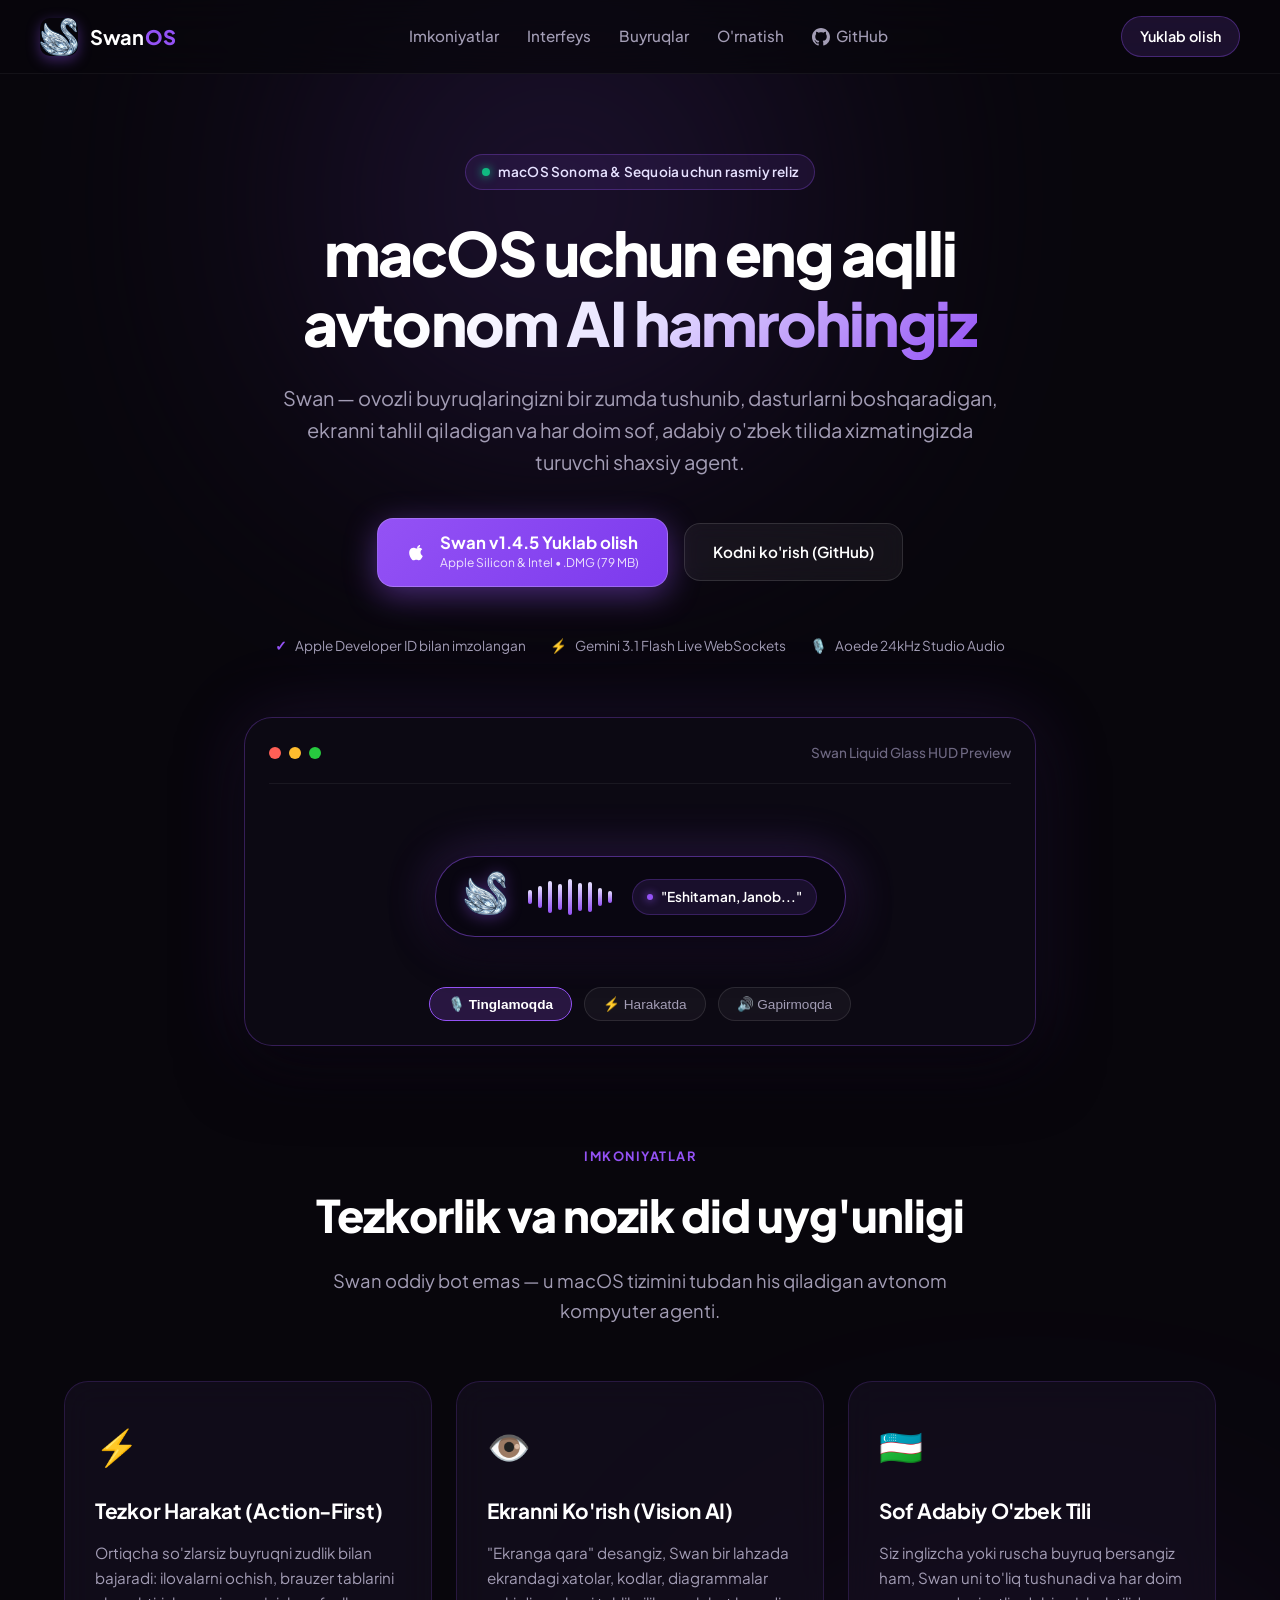
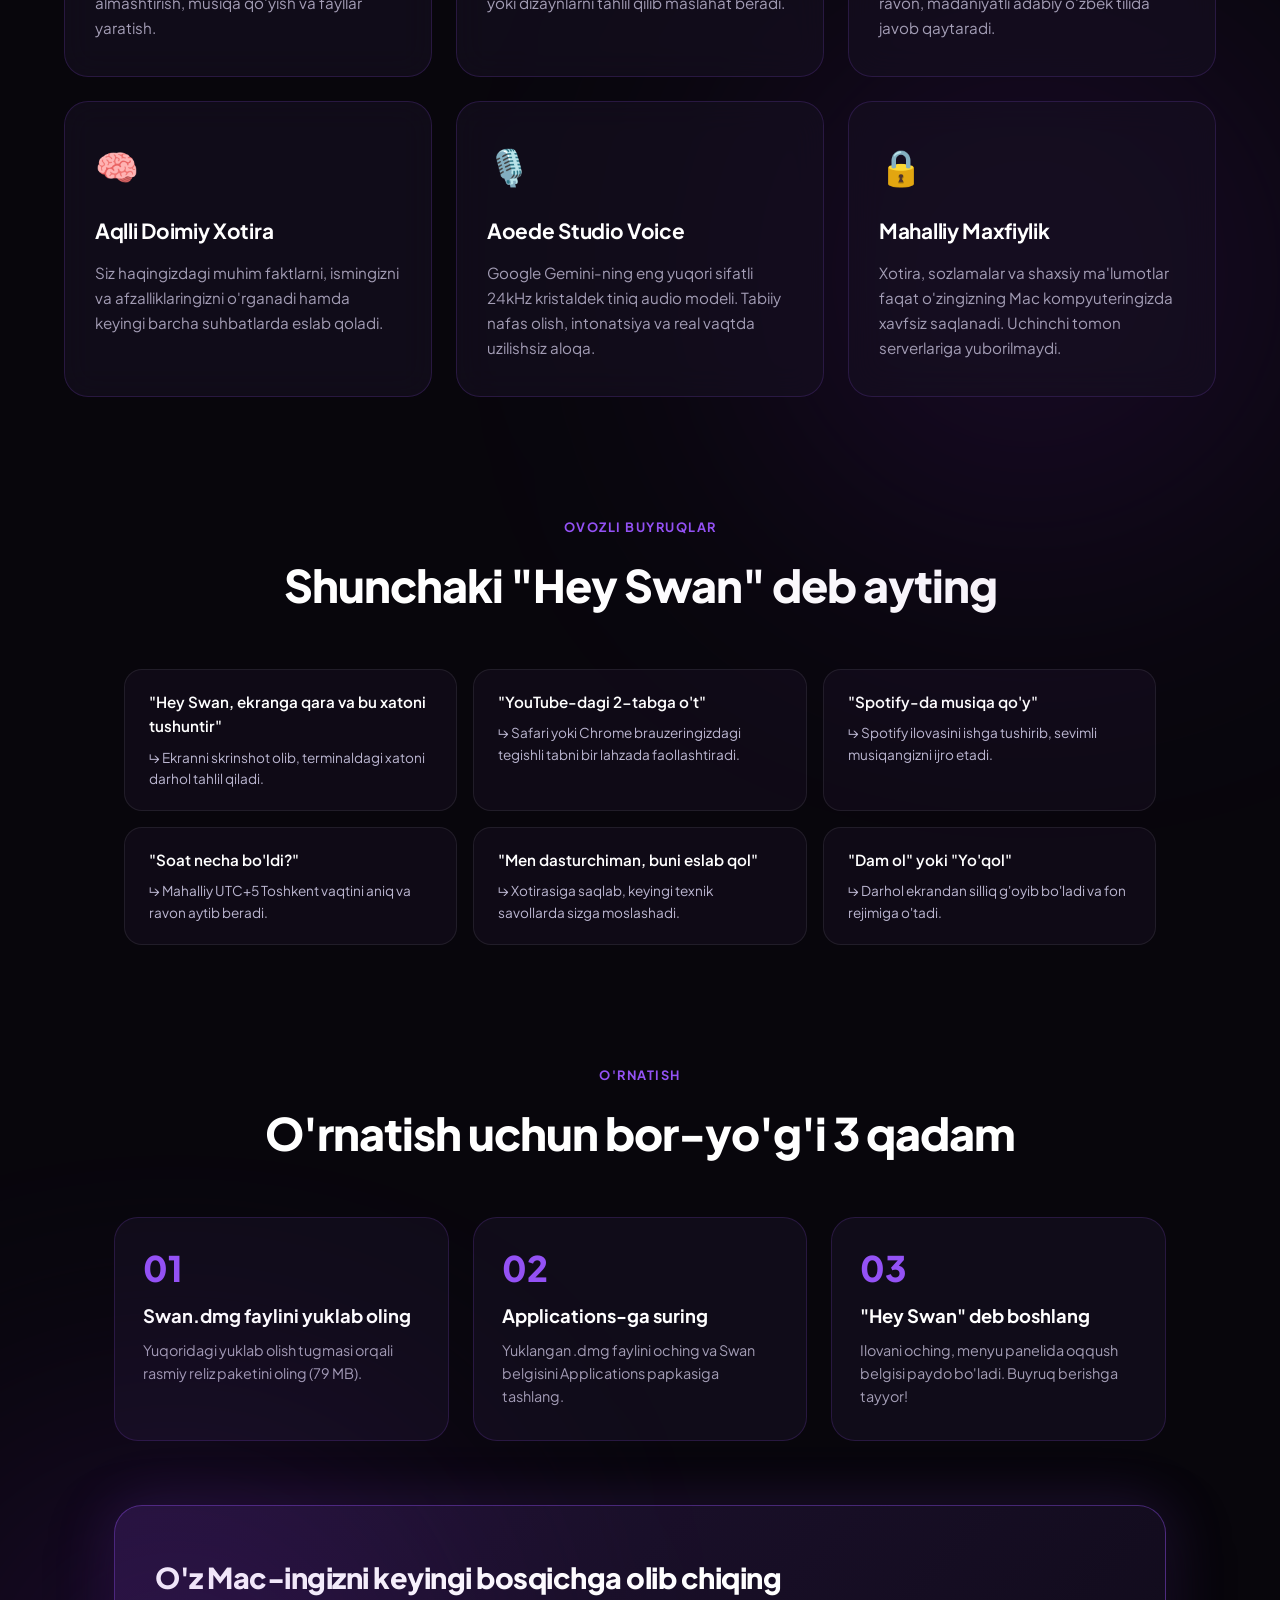
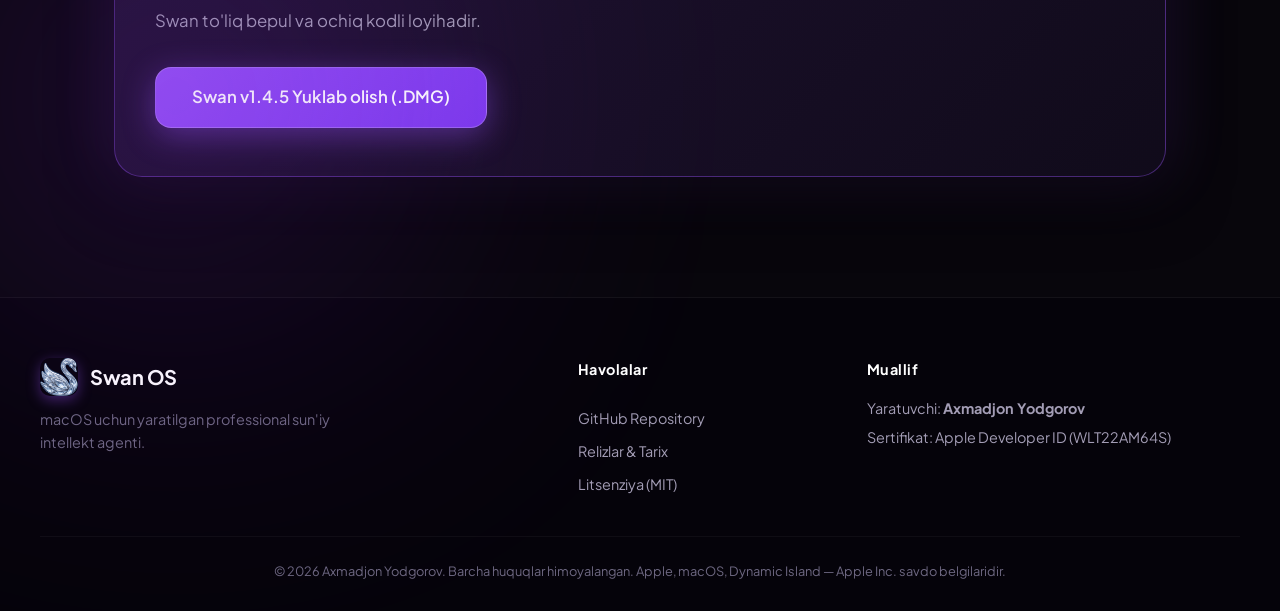
<file: docs/index.html>
<!DOCTYPE html>
<html lang="uz">
<head>
  <meta charset="UTF-8">
  <meta name="viewport" content="width=device-width, initial-scale=1.0">
  <title>Swan AI — macOS uchun avtonom intellektual agent</title>
  <meta name="description" content="macOS uchun maxsus yaratilgan, sof o'zbek tilida so'zlashuvchi avtonom sun'iy intellekt kompyuter agenti.">
  <link rel="icon" type="image/png" href="swan_logo.png">
  <link rel="stylesheet" href="style.css">
  <link rel="preconnect" href="https://fonts.googleapis.com">
  <link rel="preconnect" href="https://fonts.gstatic.com" crossorigin>
  <link href="https://fonts.googleapis.com/css2?family=Plus+Jakarta+Sans:wght@300;400;500;600;700;800&display=swap" rel="stylesheet">
</head>
<body>
  <!-- Ambient background glow -->
  <div class="ambient-glow glow-1"></div>
  <div class="ambient-glow glow-2"></div>
  <div class="ambient-glow glow-3"></div>

  <!-- Navigation -->
  <header class="nav-container">
    <nav class="navbar">
      <a href="#" class="brand">
        <img src="swan_logo.png" alt="Swan Logo" class="nav-logo">
        <span class="brand-text">Swan<span class="brand-accent">OS</span></span>
      </a>
      <div class="nav-links">
        <a href="#features">Imkoniyatlar</a>
        <a href="#demo">Interfeys</a>
        <a href="#commands">Buyruqlar</a>
        <a href="#install">O'rnatish</a>
        <a href="https://github.com/AxmadjonTeacher/AI-assistant" target="_blank" class="github-link">
          <svg class="gh-icon" viewBox="0 0 24 24" width="18" height="18" fill="currentColor">
            <path d="M12 0C5.37 0 0 5.37 0 12c0 5.31 3.435 9.795 8.205 11.385.6.105.825-.255.825-.57 0-.285-.015-1.23-.015-2.235-3.015.555-3.795-.735-4.035-1.41-.135-.345-.72-1.41-1.23-1.695-.42-.225-1.02-.78-.015-.795.945-.015 1.62.87 1.845 1.23 1.08 1.815 2.805 1.305 3.495.99.105-.78.42-1.305.765-1.605-2.67-.3-5.46-1.335-5.46-5.925 0-1.305.465-2.385 1.23-3.225-.12-.3-.54-1.53.12-3.18 0 0 1.005-.315 3.3 1.23.96-.27 1.98-.405 3-.405s2.04.135 3 .405c2.295-1.56 3.3-1.23 3.3-1.23.66 1.65.24 2.88.12 3.18.765.84 1.23 1.905 1.23 3.225 0 4.605-2.805 5.625-5.475 5.925.435.375.81 1.095.81 2.22 0 1.605-.015 2.895-.015 3.3 0 .315.225.69.825.57A12.02 12.02 0 0024 12c0-6.63-5.37-12-12-12z"/>
          </svg>
          GitHub
        </a>
      </div>
      <a href="https://github.com/AxmadjonTeacher/AI-assistant/releases/latest/download/Swan.dmg" class="nav-btn">
        <span>Yuklab olish</span>
      </a>
    </nav>
  </header>

  <!-- Hero Section -->
  <main>
    <section class="hero-section">
      <div class="hero-pill">
        <span class="pill-dot"></span>
        <span class="pill-text">macOS Sonoma & Sequoia uchun rasmiy reliz</span>
      </div>

      <h1 class="hero-title">
        macOS uchun eng aqlli <br>
        <span class="text-gradient">avtonom AI hamrohingiz</span>
      </h1>

      <p class="hero-subtitle">
        Swan — ovozli buyruqlaringizni bir zumda tushunib, dasturlarni boshqaradigan, ekranni tahlil qiladigan va har doim sof, adabiy o'zbek tilida xizmatingizda turuvchi shaxsiy agent.
      </p>

      <div class="hero-cta-group">
        <a href="https://github.com/AxmadjonTeacher/AI-assistant/releases/latest/download/Swan.dmg" class="btn-primary">
          <svg viewBox="0 0 24 24" width="20" height="20" fill="currentColor" class="apple-icon">
            <path d="M18.71 19.5c-.83 1.24-1.71 2.45-3.05 2.47-1.34.03-1.77-.79-3.29-.79-1.53 0-2 .77-3.27.82-1.31.05-2.3-1.32-3.14-2.53C4.25 17 2.94 12.45 4.7 9.39c.87-1.52 2.43-2.48 4.12-2.51 1.28-.02 2.5.87 3.29.87.78 0 2.26-1.07 3.81-.91.65.03 2.47.26 3.64 1.98-.09.06-2.17 1.28-2.15 3.81.03 3.02 2.65 4.03 2.68 4.04-.03.07-.42 1.44-1.38 2.83M15.97 6.37c.61-.75 1.04-1.8 1.01-2.85-.9.04-2.03.62-2.67 1.37-.56.65-1.06 1.71-.93 2.73 1.01.08 2.05-.53 2.59-1.25z"/>
          </svg>
          <div class="btn-text-col">
            <span class="btn-title">Swan v1.4.5 Yuklab olish</span>
            <span class="btn-meta">Apple Silicon & Intel • .DMG (79 MB)</span>
          </div>
        </a>
        <a href="https://github.com/AxmadjonTeacher/AI-assistant" target="_blank" class="btn-secondary">
          <span>Kodni ko'rish (GitHub)</span>
        </a>
      </div>

      <div class="hero-badges">
        <div class="badge-item">
          <span class="badge-icon">✓</span>
          <span>Apple Developer ID bilan imzolangan</span>
        </div>
        <div class="badge-item">
          <span class="badge-icon">⚡</span>
          <span>Gemini 3.1 Flash Live WebSockets</span>
        </div>
        <div class="badge-item">
          <span class="badge-icon">🎙️</span>
          <span>Aoede 24kHz Studio Audio</span>
        </div>
      </div>
    </section>

    <!-- Liquid HUD Interactive Preview -->
    <section id="demo" class="preview-section">
      <div class="preview-wrapper">
        <div class="mac-status-mockup">
          <div class="traffic-lights">
            <span class="dot close"></span>
            <span class="dot min"></span>
            <span class="dot max"></span>
          </div>
          <div class="mockup-title">Swan Liquid Glass HUD Preview</div>
        </div>

        <div class="hud-capsule-display">
          <div class="liquid-capsule">
            <div class="capsule-logo-container">
              <img src="swan_logo.png" alt="Swan Crystal Logo" class="capsule-swan-logo">
            </div>

            <div class="capsule-wave-area">
              <div class="wave-canvas-mockup">
                <span class="wave-bar bar-1"></span>
                <span class="wave-bar bar-2"></span>
                <span class="wave-bar bar-3"></span>
                <span class="wave-bar bar-4"></span>
                <span class="wave-bar bar-5"></span>
                <span class="wave-bar bar-6"></span>
                <span class="wave-bar bar-7"></span>
                <span class="wave-bar bar-8"></span>
                <span class="wave-bar bar-9"></span>
              </div>
            </div>

            <div class="capsule-status-badge">
              <span class="status-pulse"></span>
              <span class="status-text" id="statusText">"Eshitaman, Janob..."</span>
            </div>
          </div>
        </div>

        <div class="hud-interactive-controls">
          <button class="pill-ctrl active" onclick="setDemoState('listening')">🎙️ Tinglamoqda</button>
          <button class="pill-ctrl" onclick="setDemoState('thinking')">⚡ Harakatda</button>
          <button class="pill-ctrl" onclick="setDemoState('speaking')">🔊 Gapirmoqda</button>
        </div>
      </div>
    </section>

    <!-- Key Features Grid -->
    <section id="features" class="features-section">
      <div class="section-tag">IMKONIYATLAR</div>
      <h2 class="section-heading">Tezkorlik va nozik did uyg'unligi</h2>
      <p class="section-desc">Swan oddiy bot emas — u macOS tizimini tubdan his qiladigan avtonom kompyuter agenti.</p>

      <div class="features-grid">
        <div class="feature-card">
          <div class="card-glow"></div>
          <div class="card-icon">⚡</div>
          <h3 class="card-title">Tezkor Harakat (Action-First)</h3>
          <p class="card-desc">Ortiqcha so'zlarsiz buyruqni zudlik bilan bajaradi: ilovalarni ochish, brauzer tablarini almashtirish, musiqa qo'yish va fayllar yaratish.</p>
        </div>

        <div class="feature-card">
          <div class="card-glow"></div>
          <div class="card-icon">👁️</div>
          <h3 class="card-title">Ekranni Ko'rish (Vision AI)</h3>
          <p class="card-desc">"Ekranga qara" desangiz, Swan bir lahzada ekrandagi xatolar, kodlar, diagrammalar yoki dizaynlarni tahlil qilib maslahat beradi.</p>
        </div>

        <div class="feature-card">
          <div class="card-glow"></div>
          <div class="card-icon">🇺🇿</div>
          <h3 class="card-title">Sof Adabiy O'zbek Tili</h3>
          <p class="card-desc">Siz inglizcha yoki ruscha buyruq bersangiz ham, Swan uni to'liq tushunadi va har doim ravon, madaniyatli adabiy o'zbek tilida javob qaytaradi.</p>
        </div>

        <div class="feature-card">
          <div class="card-glow"></div>
          <div class="card-icon">🧠</div>
          <h3 class="card-title">Aqlli Doimiy Xotira</h3>
          <p class="card-desc">Siz haqingizdagi muhim faktlarni, ismingizni va afzalliklaringizni o'rganadi hamda keyingi barcha suhbatlarda eslab qoladi.</p>
        </div>

        <div class="feature-card">
          <div class="card-glow"></div>
          <div class="card-icon">🎙️</div>
          <h3 class="card-title">Aoede Studio Voice</h3>
          <p class="card-desc">Google Gemini-ning eng yuqori sifatli 24kHz kristaldek tiniq audio modeli. Tabiiy nafas olish, intonatsiya va real vaqtda uzilishsiz aloqa.</p>
        </div>

        <div class="feature-card">
          <div class="card-glow"></div>
          <div class="card-icon">🔒</div>
          <h3 class="card-title">Mahalliy Maxfiylik</h3>
          <p class="card-desc">Xotira, sozlamalar va shaxsiy ma'lumotlar faqat o'zingizning Mac kompyuteringizda xavfsiz saqlanadi. Uchinchi tomon serverlariga yuborilmaydi.</p>
        </div>
      </div>
    </section>

    <!-- Voice Commands Showcase -->
    <section id="commands" class="commands-section">
      <div class="section-tag">OVOZLI BUYRUQLAR</div>
      <h2 class="section-heading">Shunchaki "Hey Swan" deb ayting</h2>

      <div class="commands-grid">
        <div class="cmd-box">
          <div class="cmd-quote">"Hey Swan, ekranga qara va bu xatoni tushuntir"</div>
          <div class="cmd-response">↳ Ekranni skrinshot olib, terminaldagi xatoni darhol tahlil qiladi.</div>
        </div>
        <div class="cmd-box">
          <div class="cmd-quote">"YouTube-dagi 2-tabga o't"</div>
          <div class="cmd-response">↳ Safari yoki Chrome brauzeringizdagi tegishli tabni bir lahzada faollashtiradi.</div>
        </div>
        <div class="cmd-box">
          <div class="cmd-quote">"Spotify-da musiqa qo'y"</div>
          <div class="cmd-response">↳ Spotify ilovasini ishga tushirib, sevimli musiqangizni ijro etadi.</div>
        </div>
        <div class="cmd-box">
          <div class="cmd-quote">"Soat necha bo'ldi?"</div>
          <div class="cmd-response">↳ Mahalliy UTC+5 Toshkent vaqtini aniq va ravon aytib beradi.</div>
        </div>
        <div class="cmd-box">
          <div class="cmd-quote">"Men dasturchiman, buni eslab qol"</div>
          <div class="cmd-response">↳ Xotirasiga saqlab, keyingi texnik savollarda sizga moslashadi.</div>
        </div>
        <div class="cmd-box">
          <div class="cmd-quote">"Dam ol" yoki "Yo'qol"</div>
          <div class="cmd-response">↳ Darhol ekrandan silliq g'oyib bo'ladi va fon rejimiga o'tadi.</div>
        </div>
      </div>
    </section>

    <!-- Installation Steps -->
    <section id="install" class="install-section">
      <div class="section-tag">O'RNATISH</div>
      <h2 class="section-heading">O'rnatish uchun bor-yo'g'i 3 qadam</h2>

      <div class="steps-grid">
        <div class="step-card">
          <div class="step-num">01</div>
          <h3 class="step-title">Swan.dmg faylini yuklab oling</h3>
          <p class="step-text">Yuqoridagi yuklab olish tugmasi orqali rasmiy reliz paketini oling (79 MB).</p>
        </div>
        <div class="step-card">
          <div class="step-num">02</div>
          <h3 class="step-title">Applications-ga suring</h3>
          <p class="step-text">Yuklangan .dmg faylini oching va Swan belgisini Applications papkasiga tashlang.</p>
        </div>
        <div class="step-card">
          <div class="step-num">03</div>
          <h3 class="step-title">"Hey Swan" deb boshlang</h3>
          <p class="step-text">Ilovani oching, menyu panelida oqqush belgisi paydo bo'ladi. Buyruq berishga tayyor!</p>
        </div>
      </div>

      <div class="download-banner">
        <div class="banner-content">
          <h3 class="banner-title">O'z Mac-ingizni keyingi bosqichga olib chiqing</h3>
          <p class="banner-subtitle">Swan to'liq bepul va ochiq kodli loyihadir.</p>
        </div>
        <a href="https://github.com/AxmadjonTeacher/AI-assistant/releases/latest/download/Swan.dmg" class="btn-primary banner-btn">
          <span>Swan v1.4.5 Yuklab olish (.DMG)</span>
        </a>
      </div>
    </section>
  </main>

  <!-- Footer -->
  <footer class="site-footer">
    <div class="footer-inner">
      <div class="footer-col">
        <div class="brand">
          <img src="swan_logo.png" alt="Swan Logo" class="nav-logo">
          <span class="brand-text">Swan OS</span>
        </div>
        <p class="footer-desc">macOS uchun yaratilgan professional sun'iy intellekt agenti.</p>
      </div>
      <div class="footer-col footer-links-col">
        <h4>Havolalar</h4>
        <a href="https://github.com/AxmadjonTeacher/AI-assistant" target="_blank">GitHub Repository</a>
        <a href="https://github.com/AxmadjonTeacher/AI-assistant/releases" target="_blank">Relizlar & Tarix</a>
        <a href="https://github.com/AxmadjonTeacher/AI-assistant/blob/main/LICENSE" target="_blank">Litsenziya (MIT)</a>
      </div>
      <div class="footer-col footer-author-col">
        <h4>Muallif</h4>
        <p>Yaratuvchi: <strong>Axmadjon Yodgorov</strong></p>
        <p>Sertifikat: Apple Developer ID (WLT22AM64S)</p>
      </div>
    </div>
    <div class="footer-bottom">
      <p>© 2026 Axmadjon Yodgorov. Barcha huquqlar himoyalangan. Apple, macOS, Dynamic Island — Apple Inc. savdo belgilaridir.</p>
    </div>
  </footer>

  <script>
    function setDemoState(state) {
      document.querySelectorAll('.pill-ctrl').forEach(btn => btn.classList.remove('active'));
      const statusText = document.getElementById('statusText');
      const waveBars = document.querySelectorAll('.wave-bar');
      
      if (state === 'listening') {
        event.target.classList.add('active');
        statusText.innerText = '"Eshitaman, Janob..."';
        waveBars.forEach(bar => {
          bar.style.animationDuration = '1.2s';
          bar.style.opacity = '0.9';
        });
      } else if (state === 'thinking') {
        event.target.classList.add('active');
        statusText.innerText = '⚡ Buyruq bajarilmoqda...';
        waveBars.forEach(bar => {
          bar.style.animationDuration = '0.5s';
          bar.style.opacity = '1';
        });
      } else if (state === 'speaking') {
        event.target.classList.add('active');
        statusText.innerText = '🔊 "Safari ochildi, Janob."';
        waveBars.forEach(bar => {
          bar.style.animationDuration = '0.8s';
          bar.style.opacity = '1';
        });
      }
    }
  </script>
</body>
</html>
</file>
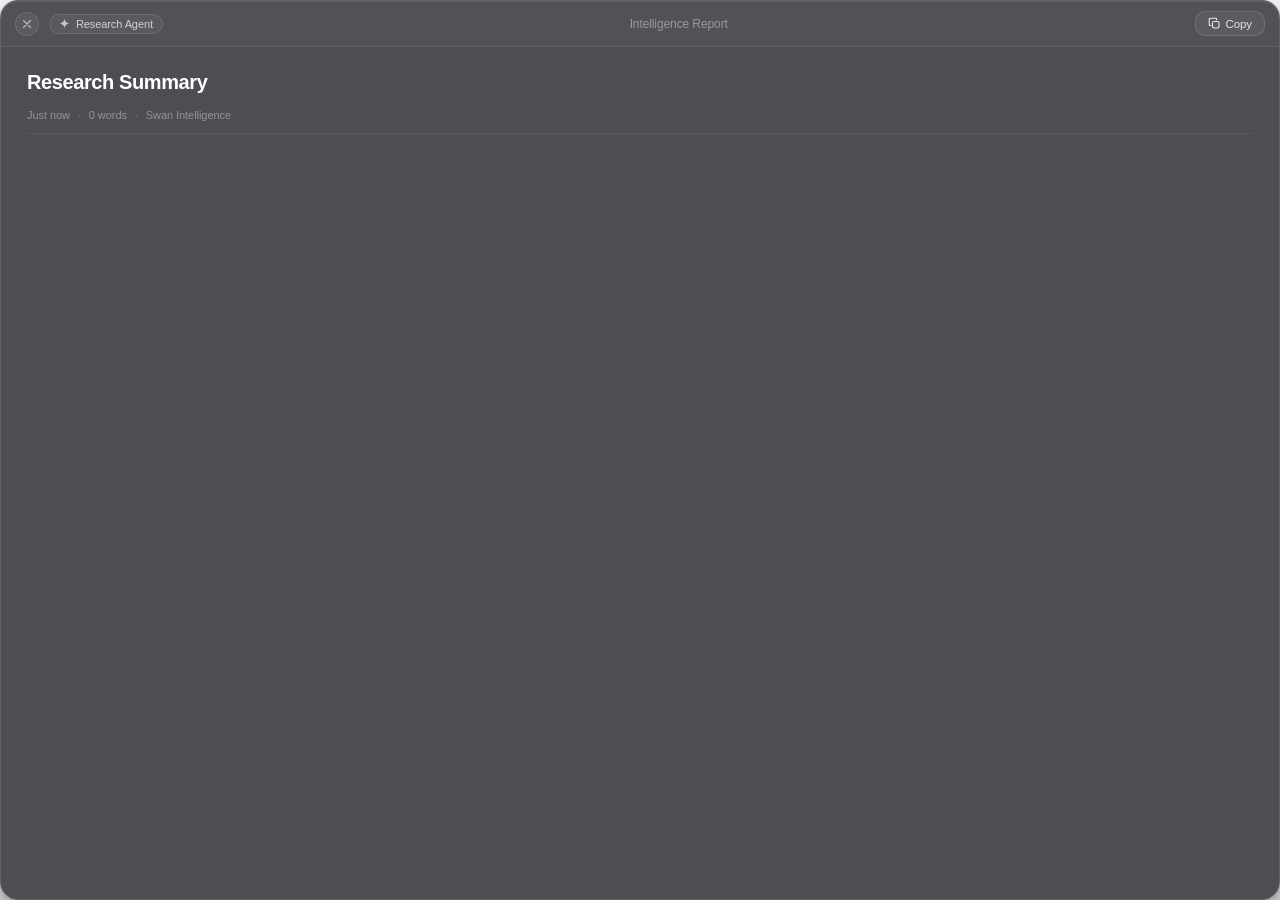
<file: report_template.html>
<!DOCTYPE html>
<html lang="en">
<head>
<meta charset="utf-8">
<meta name="viewport" content="width=device-width, initial-scale=1.0">
<title>Swan Intelligence Report</title>
<style>
  * {
    margin: 0;
    padding: 0;
    box-sizing: border-box;
    user-select: text;
    -webkit-user-select: text;
  }

  html, body {
    width: 100vw;
    height: 100vh;
    overflow: hidden;
    background: transparent !important;
    background-color: transparent !important;
    font-family: -apple-system, BlinkMacSystemFont, "SF Pro Text", "SF Pro Display", "Helvetica Neue", sans-serif;
    color: rgba(255, 255, 255, 0.88);
    -webkit-font-smoothing: antialiased;
  }

  /* macOS Sequoia Frosted Obsidian Glass Container */
  .report-panel {
    width: 100%;
    height: 100%;
    display: flex;
    flex-direction: column;
    background: rgba(18, 18, 24, 0.75);
    backdrop-filter: blur(50px) saturate(200%);
    -webkit-backdrop-filter: blur(50px) saturate(200%);
    border: 0.5px solid rgba(255, 255, 255, 0.12);
    border-radius: 18px;
    box-shadow: 
      0 24px 64px -8px rgba(0, 0, 0, 0.60),
      0 8px 24px -4px rgba(0, 0, 0, 0.40),
      inset 0 0.5px 0 0 rgba(255, 255, 255, 0.18);
    overflow: hidden;
    animation: panelPopIn 0.32s cubic-bezier(0.16, 1, 0.3, 1);
  }

  @keyframes panelPopIn {
    0% {
      opacity: 0;
      transform: scale(0.97) translateX(-12px);
    }
    100% {
      opacity: 1;
      transform: scale(1) translateX(0);
    }
  }

  /* Window Title / Drag Header */
  .panel-header {
    height: 46px;
    min-height: 46px;
    padding: 0 14px;
    display: flex;
    align-items: center;
    justify-content: space-between;
    border-bottom: 0.5px solid rgba(255, 255, 255, 0.08);
    background: rgba(255, 255, 255, 0.02);
    -webkit-app-region: drag;
    user-select: none;
    -webkit-user-select: none;
  }

  .header-left {
    display: flex;
    align-items: center;
    gap: 10px;
    -webkit-app-region: no-drag;
  }

  /* Minimalist SF Symbol Close Button */
  .btn-close {
    width: 24px;
    height: 24px;
    border-radius: 50%;
    border: 0.5px solid rgba(255, 255, 255, 0.10);
    background: rgba(255, 255, 255, 0.06);
    color: rgba(255, 255, 255, 0.55);
    display: flex;
    align-items: center;
    justify-content: center;
    cursor: pointer;
    transition: all 0.18s cubic-bezier(0.16, 1, 0.3, 1);
  }
  .btn-close:hover {
    background: rgba(255, 255, 255, 0.14);
    color: #FFFFFF;
    border-color: rgba(255, 255, 255, 0.22);
  }
  .btn-close:active {
    transform: scale(0.92);
  }

  /* Source Intelligence Badge with Apple Intelligence Sparkle Glyph */
  .brand-badge {
    display: flex;
    align-items: center;
    gap: 6px;
    padding: 3px 9px;
    background: rgba(255, 255, 255, 0.05);
    border: 0.5px solid rgba(255, 255, 255, 0.10);
    border-radius: 12px;
    font-size: 11px;
    font-weight: 500;
    color: rgba(255, 255, 255, 0.72);
    letter-spacing: -0.1px;
  }
  .source-svg {
    width: 11px;
    height: 11px;
    fill: currentColor;
    color: rgba(255, 255, 255, 0.65);
  }

  .header-center {
    font-size: 12px;
    font-weight: 500;
    color: rgba(255, 255, 255, 0.42);
    letter-spacing: -0.1px;
    text-overflow: ellipsis;
    overflow: hidden;
    white-space: nowrap;
    max-width: 190px;
  }

  .header-actions {
    display: flex;
    align-items: center;
    gap: 8px;
    -webkit-app-region: no-drag;
  }

  /* SF Symbol Copy Button */
  .btn-copy {
    display: flex;
    align-items: center;
    gap: 5px;
    padding: 5px 12px;
    background: rgba(255, 255, 255, 0.06);
    border: 0.5px solid rgba(255, 255, 255, 0.12);
    border-radius: 10px;
    color: rgba(255, 255, 255, 0.85);
    font-size: 11.5px;
    font-weight: 500;
    letter-spacing: -0.1px;
    cursor: pointer;
    transition: all 0.18s cubic-bezier(0.16, 1, 0.3, 1);
  }
  .btn-copy:hover {
    background: rgba(255, 255, 255, 0.12);
    border-color: rgba(255, 255, 255, 0.22);
    color: #FFFFFF;
  }
  .btn-copy:active {
    transform: scale(0.94);
  }
  .btn-copy.copied {
    background: rgba(48, 209, 88, 0.14);
    border-color: rgba(48, 209, 88, 0.35);
    color: #30D158;
  }

  /* Scrollable Body Content */
  .panel-body {
    flex: 1;
    overflow-y: auto;
    padding: 22px 26px;
    display: flex;
    flex-direction: column;
    gap: 14px;
  }

  /* Native macOS Overlay Scrollbar */
  .panel-body::-webkit-scrollbar {
    width: 5px;
  }
  .panel-body::-webkit-scrollbar-track {
    background: transparent;
  }
  .panel-body::-webkit-scrollbar-thumb {
    background: rgba(255, 255, 255, 0.12);
    border-radius: 3px;
  }
  .panel-body::-webkit-scrollbar-thumb:hover {
    background: rgba(255, 255, 255, 0.25);
  }

  /* Document Typography */
  .doc-title {
    font-size: 20px;
    font-weight: 600;
    line-height: 1.3;
    color: #FFFFFF;
    letter-spacing: -0.4px;
  }

  /* Inline Typographic Metadata (Zero Emojis) */
  .meta-row {
    display: flex;
    align-items: center;
    gap: 8px;
    font-size: 11px;
    font-weight: 500;
    color: rgba(255, 255, 255, 0.40);
    letter-spacing: -0.05px;
    padding-bottom: 12px;
    border-bottom: 0.5px solid rgba(255, 255, 255, 0.08);
  }
  .meta-sep {
    font-size: 8px;
    opacity: 0.4;
  }

  /* Markdown Typography & Hierarchies */
  .markdown-body {
    font-size: 13px;
    line-height: 1.62;
    color: rgba(255, 255, 255, 0.82);
  }

  .markdown-body h1 {
    font-size: 16px;
    font-weight: 600;
    color: #FFFFFF;
    letter-spacing: -0.3px;
    margin: 18px 0 8px 0;
    padding-bottom: 4px;
    border-bottom: 0.5px solid rgba(255, 255, 255, 0.08);
  }
  .markdown-body h2 {
    font-size: 14.5px;
    font-weight: 600;
    color: rgba(255, 255, 255, 0.94);
    letter-spacing: -0.2px;
    margin: 16px 0 6px 0;
  }
  .markdown-body h3 {
    font-size: 13.5px;
    font-weight: 600;
    color: rgba(255, 255, 255, 0.85);
    margin: 14px 0 4px 0;
  }
  .markdown-body p {
    margin-bottom: 11px;
  }
  .markdown-body ul, .markdown-body ol {
    margin: 6px 0 12px 20px;
  }
  .markdown-body li {
    margin-bottom: 5px;
  }
  .markdown-body strong {
    color: #FFFFFF;
    font-weight: 600;
  }
  .markdown-body em {
    color: rgba(255, 255, 255, 0.70);
  }
  .markdown-body blockquote {
    margin: 12px 0;
    padding: 8px 14px;
    background: rgba(255, 255, 255, 0.03);
    border-left: 2px solid rgba(255, 255, 255, 0.25);
    border-radius: 4px;
    color: rgba(255, 255, 255, 0.72);
    font-size: 12.5px;
  }
  .markdown-body pre {
    margin: 12px 0;
    padding: 12px 14px;
    background: rgba(0, 0, 0, 0.45);
    border: 0.5px solid rgba(255, 255, 255, 0.08);
    border-radius: 8px;
    overflow-x: auto;
    font-family: "SF Mono", Menlo, Consolas, monospace;
    font-size: 11.5px;
    color: rgba(255, 255, 255, 0.90);
  }
  .markdown-body code {
    background: rgba(255, 255, 255, 0.07);
    padding: 2px 5px;
    border-radius: 4px;
    font-family: "SF Mono", Menlo, Consolas, monospace;
    font-size: 11.5px;
    color: rgba(255, 255, 255, 0.90);
  }
  .markdown-body pre code {
    background: transparent;
    padding: 0;
    color: inherit;
  }
  .markdown-body hr {
    border: none;
    height: 0.5px;
    background: rgba(255, 255, 255, 0.08);
    margin: 16px 0;
  }
</style>
</head>
<body>

<div class="report-panel" id="panel">
  <!-- Header / Window Controls -->
  <div class="panel-header">
    <div class="header-left">
      <!-- SF Symbol: xmark -->
      <button class="btn-close" id="btn-close" title="Close Window" aria-label="Close">
        <svg width="10" height="10" viewBox="0 0 10 10" fill="none" stroke="currentColor" stroke-width="1.4" stroke-linecap="round">
          <path d="M1.5 1.5L8.5 8.5M8.5 1.5L1.5 8.5"/>
        </svg>
      </button>

      <!-- Source Badge with Apple Intelligence Sparkle Glyph -->
      <div class="brand-badge" id="source-badge">
        <svg class="source-svg" viewBox="0 0 16 16">
          <path d="M8 0.5C8 4.64 4.64 8 0.5 8C4.64 8 8 11.36 8 15.5C8 11.36 11.36 8 15.5 8C11.36 8 8 4.64 8 0.5Z"/>
        </svg>
        <span id="source-label">Research Agent</span>
      </div>
    </div>

    <div class="header-center" id="header-subtitle">Intelligence Report</div>

    <div class="header-actions">
      <!-- SF Symbol: doc.on.doc -->
      <button class="btn-copy" id="btn-copy" title="Copy Content">
        <svg class="copy-icon" id="copy-icon-svg" width="13" height="13" viewBox="0 0 16 16" fill="none" stroke="currentColor" stroke-width="1.35" stroke-linecap="round" stroke-linejoin="round">
          <rect x="5.5" y="5.5" width="8" height="8" rx="2"/>
          <path d="M3.5 10.5H2.5C1.94772 10.5 1.5 10.0523 1.5 9.5V2.5C1.5 1.94772 1.94772 1.5 2.5 1.5H9.5C10.0523 1.5 10.5 1.94772 10.5 2.5V3.5"/>
        </svg>
        <span id="copy-text">Copy</span>
      </button>
    </div>
  </div>

  <!-- Scrollable Report Body -->
  <div class="panel-body">
    <h1 class="doc-title" id="report-title">Research Summary</h1>
    
    <!-- Clean Typographic Metadata Row (Zero Emojis) -->
    <div class="meta-row">
      <span id="meta-time">Just now</span>
      <span class="meta-sep">&bull;</span>
      <span id="meta-words">0 words</span>
      <span class="meta-sep">&bull;</span>
      <span id="meta-tier">Swan Intelligence</span>
    </div>

    <div class="markdown-body" id="report-content">
      <!-- Dynamically populated formatted markdown content -->
    </div>
  </div>
</div>

<script>
  let rawContentText = "";

  function parseMarkdown(md) {
    if (!md) return "";
    let html = md
      .replace(/&/g, "&amp;")
      .replace(/</g, "&lt;")
      .replace(/>/g, "&gt;");

    // Code blocks
    html = html.replace(/```([a-zA-Z0-9_-]*)\n([\s\S]*?)```/g, (match, lang, code) => {
      return `<pre><code>${code.trim()}</code></pre>`;
    });

    // Inline code
    html = html.replace(/`([^`]+)`/g, '<code>$1</code>');

    // Headers
    html = html.replace(/^### (.*$)/gim, '<h3>$1</h3>');
    html = html.replace(/^## (.*$)/gim, '<h2>$1</h2>');
    html = html.replace(/^# (.*$)/gim, '<h1>$1</h1>');

    // Blockquotes
    html = html.replace(/^\> (.*$)/gim, '<blockquote>$1</blockquote>');

    // Bold & Italics
    html = html.replace(/\*\*([^*]+)\*\*/g, '<strong>$1</strong>');
    html = html.replace(/\*([^*]+)\*/g, '<em>$1</em>');

    // Horizontal Rule
    html = html.replace(/^---$/gim, '<hr>');

    // Unordered Lists
    html = html.replace(/^\s*[-*]\s+(.*)$/gim, '<li>$1</li>');
    html = html.replace(/(<li>.*<\/li>)/gms, '<ul>$1</ul>');
    html = html.replace(/<\/ul>\s*<ul>/g, '');

    // Paragraphs
    const lines = html.split('\n');
    const finalLines = [];

    for (let line of lines) {
      const trimmed = line.trim();
      if (!trimmed) {
        finalLines.push('');
        continue;
      }
      if (trimmed.startsWith('<h') || trimmed.startsWith('<pre') || trimmed.startsWith('<blockquote') || trimmed.startsWith('<ul') || trimmed.startsWith('<li') || trimmed.startsWith('<hr')) {
        finalLines.push(trimmed);
      } else {
        finalLines.push(`<p>${trimmed}</p>`);
      }
    }

    return finalLines.join('\n');
  }

  window.setReport = function(title, content, source) {
    rawContentText = content || "";
    document.getElementById('report-title').textContent = title || "Report";
    document.getElementById('source-label').textContent = source || "Swan Agent";
    document.getElementById('header-subtitle').textContent = (title || "").slice(0, 26);

    const now = new Date();
    document.getElementById('meta-time').textContent = now.toLocaleTimeString([], { hour: '2-digit', minute: '2-digit' });

    const words = rawContentText.split(/\s+/).filter(Boolean).length;
    document.getElementById('meta-words').textContent = `${words} words`;

    document.getElementById('report-content').innerHTML = parseMarkdown(rawContentText);
  };

  // Close Button Handler
  document.getElementById('btn-close').addEventListener('click', () => {
    window.location.href = "swan://closeWindow";
  });

  // SF Symbols Doc-on-Doc vs Checkmark SVGs
  const svgDocOnDoc = `
    <rect x="5.5" y="5.5" width="8" height="8" rx="2"/>
    <path d="M3.5 10.5H2.5C1.94772 10.5 1.5 10.0523 1.5 9.5V2.5C1.5 1.94772 1.94772 1.5 2.5 1.5H9.5C10.0523 1.5 10.5 1.94772 10.5 2.5V3.5"/>
  `;
  const svgCheckmark = `
    <path d="M3 8.5L6 11.5L13 4.5" stroke-width="1.6"/>
  `;

  // Copy Button Handler
  document.getElementById('btn-copy').addEventListener('click', () => {
    const copyText = `# ${document.getElementById('report-title').textContent}\n\n${rawContentText}`;
    
    if (navigator.clipboard && navigator.clipboard.writeText) {
      navigator.clipboard.writeText(copyText);
    }
    window.location.href = "swan://copyContent";

    const btn = document.getElementById('btn-copy');
    const label = document.getElementById('copy-text');
    const iconSvg = document.getElementById('copy-icon-svg');

    btn.classList.add('copied');
    label.textContent = "Copied";
    iconSvg.innerHTML = svgCheckmark;

    setTimeout(() => {
      btn.classList.remove('copied');
      label.textContent = "Copy";
      iconSvg.innerHTML = svgDocOnDoc;
    }, 2000);
  });
</script>
</body>
</html>
</file>
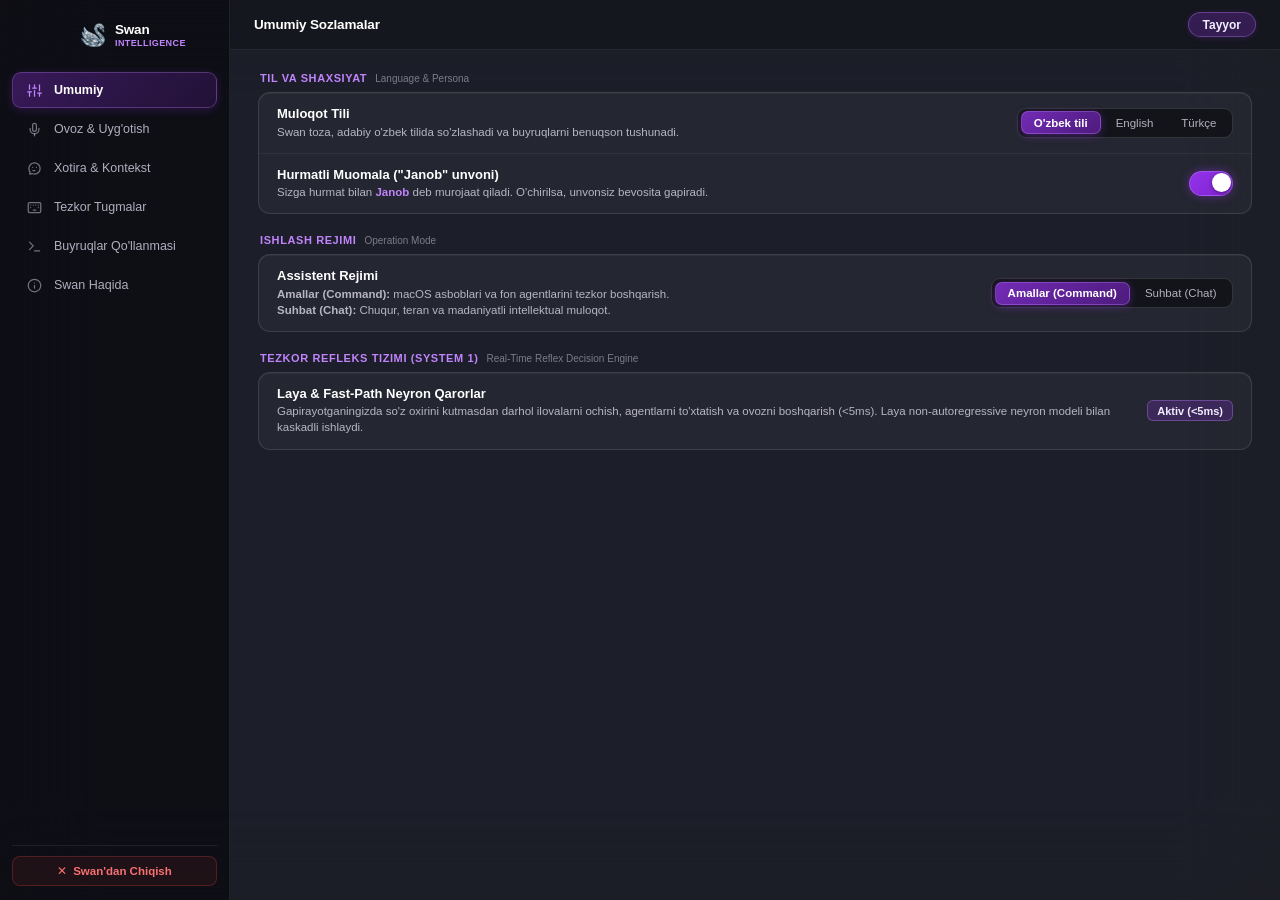
<file: settings_template.html>
<!DOCTYPE html>
<html lang="uz">
<head>
<meta charset="UTF-8">
<meta name="viewport" content="width=device-width, initial-scale=1.0">
<title>Swan Settings & Customization</title>
<style>
  :root {
    --bg-window: rgba(15, 16, 23, 0.94);
    --bg-sidebar: rgba(11, 12, 18, 0.82);
    --bg-card: rgba(255, 255, 255, 0.04);
    --bg-card-hover: rgba(255, 255, 255, 0.07);
    --border-subtle: rgba(255, 255, 255, 0.08);
    --border-card: rgba(255, 255, 255, 0.11);
    --accent: #9333ea;
    --accent-light: #c084fc;
    --accent-glow: rgba(168, 85, 247, 0.35);
    --text-primary: #ffffff;
    --text-secondary: rgba(241, 237, 255, 0.72);
    --text-muted: rgba(241, 237, 255, 0.45);
    --control-bg: rgba(0, 0, 0, 0.45);
    --control-active: linear-gradient(135deg, rgba(147, 51, 234, 0.75), rgba(126, 34, 206, 0.55));
    --kbd-bg: rgba(255, 255, 255, 0.08);
    --kbd-border: rgba(255, 255, 255, 0.16);
  }

  * {
    margin: 0;
    padding: 0;
    box-sizing: border-box;
    user-select: none;
    -webkit-user-select: none;
  }

  body {
    background: var(--bg-window);
    color: var(--text-primary);
    font-family: -apple-system, BlinkMacSystemFont, "SF Pro Text", "SF Pro Display", "Helvetica Neue", sans-serif;
    height: 100vh;
    display: flex;
    overflow: hidden;
    -webkit-font-smoothing: antialiased;
    backdrop-filter: blur(45px) saturate(190%);
    -webkit-backdrop-filter: blur(45px) saturate(190%);
  }

  /* SIDEBAR */
  .sidebar {
    width: 230px;
    background: var(--bg-sidebar);
    border-right: 0.5px solid var(--border-subtle);
    display: flex;
    flex-direction: column;
    padding: 16px 12px 14px 12px;
    -webkit-app-region: drag;
  }

  .sidebar-header {
    height: 38px;
    padding-left: 68px; /* Room for macOS traffic lights */
    display: flex;
    align-items: center;
    gap: 9px;
    margin-bottom: 18px;
  }

  .brand-logo {
    width: 26px;
    height: 26px;
    display: flex;
    align-items: center;
    justify-content: center;
    flex-shrink: 0;
  }

  .brand-swan-img {
    width: 24px;
    height: 24px;
    object-fit: contain;
  }

  .brand-text-col {
    display: flex;
    flex-direction: column;
    gap: 1px;
  }

  .brand-title {
    font-size: 13.5px;
    font-weight: 700;
    letter-spacing: -0.2px;
    color: #ffffff;
  }

  .brand-badge {
    font-size: 9px;
    font-weight: 600;
    letter-spacing: 0.4px;
    text-transform: uppercase;
    color: var(--accent-light);
  }

  .nav-group {
    display: flex;
    flex-direction: column;
    gap: 3px;
    flex: 1;
    -webkit-app-region: no-drag;
  }

  .nav-item {
    display: flex;
    align-items: center;
    gap: 10px;
    padding: 7px 11px;
    border-radius: 9px;
    font-size: 12.5px;
    font-weight: 500;
    color: var(--text-secondary);
    cursor: pointer;
    transition: all 0.18s cubic-bezier(0.16, 1, 0.3, 1);
    border: 0.5px solid transparent;
  }

  .nav-item:hover {
    background: rgba(255, 255, 255, 0.06);
    color: #ffffff;
  }

  .nav-item.active {
    background: linear-gradient(135deg, rgba(147, 51, 234, 0.32), rgba(126, 34, 206, 0.18));
    border-color: rgba(192, 132, 252, 0.30);
    box-shadow: 0 2px 10px rgba(147, 51, 234, 0.22);
    color: #ffffff;
    font-weight: 600;
  }

  .nav-icon {
    width: 20px;
    height: 20px;
    display: flex;
    align-items: center;
    justify-content: center;
    color: var(--text-muted);
    transition: color 0.15s ease;
  }

  .nav-item:hover .nav-icon {
    color: var(--accent-light);
  }

  .nav-item.active .nav-icon {
    color: #c084fc;
  }

  .sidebar-footer {
    padding-top: 10px;
    border-top: 0.5px solid var(--border-subtle);
    -webkit-app-region: no-drag;
  }

  .btn-quit {
    width: 100%;
    display: flex;
    align-items: center;
    justify-content: center;
    gap: 6px;
    padding: 7px 12px;
    font-size: 11.5px;
    font-weight: 550;
    color: #f87171;
    background: rgba(239, 68, 68, 0.08);
    border: 0.5px solid rgba(239, 68, 68, 0.25);
    border-radius: 8px;
    cursor: pointer;
    transition: all 0.18s ease;
  }

  .btn-quit:hover {
    background: rgba(239, 68, 68, 0.20);
    border-color: rgba(239, 68, 68, 0.45);
    box-shadow: 0 0 10px rgba(239, 68, 68, 0.25);
    color: #ffffff;
  }

  /* MAIN CONTENT AREA */
  .main-content {
    flex: 1;
    display: flex;
    flex-direction: column;
    overflow: hidden;
  }

  .window-topbar {
    height: 50px;
    border-bottom: 0.5px solid var(--border-subtle);
    display: flex;
    align-items: center;
    justify-content: space-between;
    padding: 0 24px;
    -webkit-app-region: drag;
    background: rgba(15, 16, 23, 0.50);
  }

  .window-title {
    font-size: 13.5px;
    font-weight: 600;
    letter-spacing: -0.15px;
    color: var(--text-primary);
  }

  .btn-done {
    -webkit-app-region: no-drag;
    background: rgba(147, 51, 234, 0.25);
    border: 0.5px solid rgba(192, 132, 252, 0.35);
    color: #f1edff;
    font-size: 12px;
    font-weight: 600;
    padding: 4.5px 14px;
    border-radius: 999px;
    cursor: pointer;
    transition: all 0.18s ease;
    box-shadow: 0 1px 6px rgba(147, 51, 234, 0.2);
  }

  .btn-done:hover {
    background: rgba(147, 51, 234, 0.45);
    border-color: rgba(192, 132, 252, 0.6);
    box-shadow: 0 0 12px rgba(147, 51, 234, 0.45);
    color: #ffffff;
  }

  .content-scroll {
    flex: 1;
    overflow-y: auto;
    padding: 22px 28px 32px 28px;
    -webkit-app-region: no-drag;
  }

  .content-scroll::-webkit-scrollbar {
    width: 6px;
  }
  .content-scroll::-webkit-scrollbar-thumb {
    background: rgba(255, 255, 255, 0.18);
    border-radius: 3px;
  }

  .panel {
    display: none;
    animation: fadeIn 0.18s ease-out;
  }

  .panel.active {
    display: block;
  }

  @keyframes fadeIn {
    from { opacity: 0; transform: translateY(4px); }
    to { opacity: 1; transform: translateY(0); }
  }

  /* GROUPED CARDS */
  .section-header {
    margin-bottom: 8px;
    padding-left: 2px;
    display: flex;
    align-items: baseline;
    gap: 8px;
  }

  .section-title {
    font-size: 11px;
    font-weight: 700;
    color: var(--accent-light);
    text-transform: uppercase;
    letter-spacing: 0.6px;
  }

  .section-subtitle {
    font-size: 10px;
    color: var(--text-muted);
  }

  .inset-card {
    background: var(--bg-card);
    border: 0.5px solid var(--border-card);
    border-radius: 12px;
    overflow: hidden;
    margin-bottom: 20px;
    box-shadow: inset 0 0.5px 0.5px rgba(255, 255, 255, 0.10);
  }

  .card-row {
    padding: 13px 18px;
    display: flex;
    align-items: center;
    justify-content: space-between;
    gap: 16px;
    border-bottom: 0.5px solid rgba(255, 255, 255, 0.05);
  }

  .card-row:last-child {
    border-bottom: none;
  }

  .row-meta {
    display: flex;
    flex-direction: column;
    gap: 2.5px;
    flex: 1;
  }

  .row-title {
    font-size: 13px;
    font-weight: 550;
    color: var(--text-primary);
  }

  .row-desc {
    font-size: 11.5px;
    color: var(--text-secondary);
    line-height: 1.4;
  }

  /* SEGMENTED CONTROL */
  .segmented-control {
    display: flex;
    background: var(--control-bg);
    border: 0.5px solid rgba(255, 255, 255, 0.14);
    border-radius: 9px;
    padding: 2.5px;
    gap: 2px;
    flex-shrink: 0;
  }

  .segment-btn {
    padding: 4.5px 12px;
    font-size: 11.5px;
    font-weight: 500;
    color: var(--text-secondary);
    background: transparent;
    border: 0.5px solid transparent;
    border-radius: 7px;
    cursor: pointer;
    transition: all 0.16s ease;
    white-space: nowrap;
    outline: none;
  }

  .segment-btn:hover {
    color: #ffffff;
  }

  .segment-btn.active {
    background: var(--control-active);
    color: #ffffff;
    border-color: rgba(192, 132, 252, 0.35);
    box-shadow: 0 2px 8px rgba(147, 51, 234, 0.35);
    font-weight: 600;
  }

  /* PURPLE TOGGLE SWITCH */
  .switch-container {
    position: relative;
    display: inline-block;
    width: 44px;
    height: 25px;
    cursor: pointer;
    flex-shrink: 0;
  }

  .switch-input {
    opacity: 0;
    width: 0;
    height: 0;
  }

  .switch-slider {
    position: absolute;
    top: 0; left: 0; right: 0; bottom: 0;
    background-color: rgba(255, 255, 255, 0.14);
    transition: .22s cubic-bezier(0.4, 0, 0.2, 1);
    border-radius: 25px;
    border: 0.5px solid rgba(255, 255, 255, 0.18);
  }

  .switch-slider:before {
    position: absolute;
    content: "";
    height: 19px;
    width: 19px;
    left: 2.5px;
    bottom: 2.5px;
    background-color: #ffffff;
    transition: .22s cubic-bezier(0.4, 0, 0.2, 1);
    border-radius: 50%;
    box-shadow: 0 1px 4px rgba(0,0,0,0.4);
  }

  .switch-input:checked + .switch-slider {
    background: linear-gradient(135deg, #9333ea, #7e22ce);
    border-color: rgba(192, 132, 252, 0.45);
    box-shadow: 0 0 10px rgba(147, 51, 234, 0.5);
  }

  .switch-input:checked + .switch-slider:before {
    transform: translateX(19px);
  }

  /* BADGES & TAGS */
  .badge {
    font-size: 11px;
    font-weight: 550;
    padding: 3.5px 9px;
    border-radius: 6px;
    background: rgba(255, 255, 255, 0.08);
    color: var(--text-secondary);
    border: 0.5px solid var(--border-subtle);
  }

  .badge.active {
    background: rgba(147, 51, 234, 0.22);
    color: #f1edff;
    border-color: rgba(192, 132, 252, 0.35);
  }

  /* KEYBOARD KEYS */
  .kbd-group {
    display: flex;
    gap: 5px;
  }

  kbd {
    background: var(--kbd-bg);
    border: 0.5px solid var(--kbd-border);
    border-bottom: 1.5px solid var(--kbd-border);
    border-radius: 6px;
    padding: 3px 8px;
    font-size: 11.5px;
    font-family: -apple-system, BlinkMacSystemFont, "SF Pro Text", monospace;
    color: #ffffff;
    font-weight: 550;
    box-shadow: 0 1px 2px rgba(0,0,0,0.3);
  }

  /* COMMAND GUIDE CHIPS */
  .chip-grid {
    display: grid;
    grid-template-columns: repeat(2, 1fr);
    gap: 10px;
    margin-top: 6px;
  }

  .cmd-chip {
    background: rgba(255, 255, 255, 0.04);
    border: 0.5px solid rgba(255, 255, 255, 0.10);
    border-radius: 10px;
    padding: 10px 14px;
    display: flex;
    flex-direction: column;
    gap: 3px;
    cursor: default;
    transition: all 0.18s cubic-bezier(0.16, 1, 0.3, 1);
  }

  .cmd-chip:hover {
    background: rgba(147, 51, 234, 0.12);
    border-color: rgba(192, 132, 252, 0.30);
    transform: translateY(-1px);
    box-shadow: 0 3px 10px rgba(147, 51, 234, 0.18);
  }

  .cmd-voice {
    font-size: 12px;
    font-weight: 600;
    color: #f1edff;
    display: flex;
    align-items: center;
    gap: 6px;
  }

  .cmd-action {
    font-size: 11px;
    color: var(--text-muted);
    line-height: 1.35;
  }

  .notice-banner {
    padding: 11px 15px;
    border-radius: 10px;
    background: rgba(147, 51, 234, 0.12);
    border: 0.5px solid rgba(192, 132, 252, 0.25);
    font-size: 11.5px;
    color: rgba(241, 237, 255, 0.90);
    line-height: 1.45;
    margin-top: 12px;
    display: flex;
    gap: 10px;
    align-items: center;
  }

  /* MEMORY PREVIEW TAGS */
  .memory-tag-cloud {
    display: flex;
    flex-wrap: wrap;
    gap: 7px;
    margin-top: 10px;
  }

  .memory-tag {
    background: rgba(147, 51, 234, 0.16);
    border: 0.5px solid rgba(192, 132, 252, 0.25);
    border-radius: 6px;
    padding: 4px 10px;
    font-size: 11px;
    font-weight: 500;
    color: #f1edff;
    display: inline-flex;
    align-items: center;
    gap: 5px;
  }
</style>
</head>
<body>

<!-- SIDEBAR -->
<div class="sidebar">
  <div class="sidebar-header">
    <div class="brand-logo">
      <img src="swan_logo_transparent.png" class="brand-swan-img" alt="Swan Logo">
    </div>
    <div class="brand-text-col">
      <span class="brand-title">Swan</span>
      <span class="brand-badge">Intelligence</span>
    </div>
  </div>

  <div class="nav-group">
    <!-- Tab 1: General -->
    <div class="nav-item active" onclick="switchTab('tabGeneral', this)">
      <div class="nav-icon">
        <svg width="15" height="15" viewBox="0 0 24 24" fill="none" stroke="currentColor" stroke-width="2" stroke-linecap="round" stroke-linejoin="round">
          <line x1="4" y1="21" x2="4" y2="14"></line>
          <line x1="4" y1="10" x2="4" y2="3"></line>
          <line x1="12" y1="21" x2="12" y2="12"></line>
          <line x1="12" y1="8" x2="12" y2="3"></line>
          <line x1="20" y1="21" x2="20" y2="16"></line>
          <line x1="20" y1="12" x2="20" y2="3"></line>
          <line x1="1" y1="14" x2="7" y2="14"></line>
          <line x1="9" y1="8" x2="15" y2="8"></line>
          <line x1="17" y1="16" x2="23" y2="16"></line>
        </svg>
      </div>
      <span>Umumiy</span>
    </div>

    <!-- Tab 2: Voice & Wake Word -->
    <div class="nav-item" onclick="switchTab('tabVoice', this)">
      <div class="nav-icon">
        <svg width="15" height="15" viewBox="0 0 24 24" fill="none" stroke="currentColor" stroke-width="2" stroke-linecap="round" stroke-linejoin="round">
          <path d="M12 2a3 3 0 0 0-3 3v7a3 3 0 0 0 6 0V5a3 3 0 0 0-3-3Z"></path>
          <path d="M19 10v2a7 7 0 0 1-14 0v-2"></path>
          <line x1="12" y1="19" x2="12" y2="22"></line>
        </svg>
      </div>
      <span>Ovoz & Uyg'otish</span>
    </div>

    <!-- Tab 3: Memory & Context -->
    <div class="nav-item" onclick="switchTab('tabMemory', this)">
      <div class="nav-icon">
        <svg width="15" height="15" viewBox="0 0 24 24" fill="none" stroke="currentColor" stroke-width="2" stroke-linecap="round" stroke-linejoin="round">
          <path d="M12 3c-4.97 0-9 4.03-9 9 0 2.12.74 4.07 1.97 5.61L4.35 21l3.5-.95C9.28 20.65 10.6 21 12 21c4.97 0 9-4.03 9-9s-4.03-9-9-9z"></path>
          <path d="M9 10h.01"></path>
          <path d="M15 10h.01"></path>
          <path d="M9.5 15c.8 1 2.2 1 3 0"></path>
        </svg>
      </div>
      <span>Xotira & Kontekst</span>
    </div>

    <!-- Tab 4: Shortcuts -->
    <div class="nav-item" onclick="switchTab('tabShortcuts', this)">
      <div class="nav-icon">
        <svg width="15" height="15" viewBox="0 0 24 24" fill="none" stroke="currentColor" stroke-width="2" stroke-linecap="round" stroke-linejoin="round">
          <rect x="2" y="4" width="20" height="16" rx="2"></rect>
          <line x1="6" y1="8" x2="6" y2="8"></line>
          <line x1="10" y1="8" x2="10" y2="8"></line>
          <line x1="14" y1="8" x2="14" y2="8"></line>
          <line x1="18" y1="8" x2="18" y2="8"></line>
          <line x1="6" y1="12" x2="6" y2="12"></line>
          <line x1="18" y1="12" x2="18" y2="12"></line>
          <line x1="10" y1="16" x2="14" y2="16"></line>
        </svg>
      </div>
      <span>Tezkor Tugmalar</span>
    </div>

    <!-- Tab 5: Commands Guide -->
    <div class="nav-item" onclick="switchTab('tabCommands', this)">
      <div class="nav-icon">
        <svg width="15" height="15" viewBox="0 0 24 24" fill="none" stroke="currentColor" stroke-width="2" stroke-linecap="round" stroke-linejoin="round">
          <polyline points="4 17 10 11 4 5"></polyline>
          <line x1="12" y1="19" x2="20" y2="19"></line>
        </svg>
      </div>
      <span>Buyruqlar Qo'llanmasi</span>
    </div>

    <!-- Tab 6: About -->
    <div class="nav-item" onclick="switchTab('tabAbout', this)">
      <div class="nav-icon">
        <svg width="15" height="15" viewBox="0 0 24 24" fill="none" stroke="currentColor" stroke-width="2" stroke-linecap="round" stroke-linejoin="round">
          <circle cx="12" cy="12" r="10"></circle>
          <line x1="12" y1="16" x2="12" y2="12"></line>
          <line x1="12" y1="8" x2="12.01" y2="8"></line>
        </svg>
      </div>
      <span>Swan Haqida</span>
    </div>
  </div>

  <div class="sidebar-footer">
    <button class="btn-quit" onclick="sendAction('quitApp')">
      <span>✕</span>
      <span>Swan'dan Chiqish</span>
    </button>
  </div>
</div>

<!-- MAIN VIEW -->
<div class="main-content">
  <div class="window-topbar">
    <div class="window-title" id="topbarTitle">Umumiy Sozlamalar</div>
    <button class="btn-done" onclick="sendAction('closeWindow')">Tayyor</button>
  </div>

  <div class="content-scroll">
    <!-- PANEL 1: GENERAL -->
    <div id="tabGeneral" class="panel active">
      <div class="section-header">
        <div class="section-title">Til va Shaxsiyat</div>
        <div class="section-subtitle">Language & Persona</div>
      </div>
      <div class="inset-card">
        <div class="card-row">
          <div class="row-meta">
            <div class="row-title">Muloqot Tili</div>
            <div class="row-desc">Swan toza, adabiy o'zbek tilida so'zlashadi va buyruqlarni benuqson tushunadi.</div>
          </div>
          <div class="segmented-control" id="langControl">
            <button class="segment-btn active" id="lang-uz" onclick="setLanguage('uz')">O'zbek tili</button>
            <button class="segment-btn" id="lang-en" onclick="setLanguage('en')">English</button>
            <button class="segment-btn" id="lang-tr" onclick="setLanguage('tr')">Türkçe</button>
          </div>
        </div>

        <div class="card-row">
          <div class="row-meta">
            <div class="row-title">Hurmatli Muomala ("Janob" unvoni)</div>
            <div class="row-desc">Sizga hurmat bilan <span id="addressBadge" style="color: #c084fc; font-weight: 600;">Janob</span> deb murojaat qiladi. O'chirilsa, unvonsiz bevosita gapiradi.</div>
          </div>
          <label class="switch-container">
            <input type="checkbox" class="switch-input" id="respectfulToggle" checked onchange="toggleRespectful()">
            <span class="switch-slider"></span>
          </label>
        </div>
      </div>

      <div class="section-header">
        <div class="section-title">Ishlash Rejimi</div>
        <div class="section-subtitle">Operation Mode</div>
      </div>
      <div class="inset-card">
        <div class="card-row">
          <div class="row-meta">
            <div class="row-title">Assistent Rejimi</div>
            <div class="row-desc"><b>Amallar (Command):</b> macOS asboblari va fon agentlarini tezkor boshqarish.<br><b>Suhbat (Chat):</b> Chuqur, teran va madaniyatli intellektual muloqot.</div>
          </div>
          <div class="segmented-control" id="modeControl">
            <button class="segment-btn active" id="mode-command" onclick="setMode('command')">Amallar (Command)</button>
            <button class="segment-btn" id="mode-chat" onclick="setMode('chat')">Suhbat (Chat)</button>
          </div>
        </div>
      </div>

      <div class="section-header">
        <div class="section-title">Tezkor Refleks Tizimi (System 1)</div>
        <div class="section-subtitle">Real-Time Reflex Decision Engine</div>
      </div>
      <div class="inset-card">
        <div class="card-row">
          <div class="row-meta">
            <div class="row-title">Laya & Fast-Path Neyron Qarorlar</div>
            <div class="row-desc">Gapirayotganingizda so'z oxirini kutmasdan darhol ilovalarni ochish, agentlarni to'xtatish va ovozni boshqarish (&lt;5ms). Laya non-autoregressive neyron modeli bilan kaskadli ishlaydi.</div>
          </div>
          <div class="badge active">Aktiv (&lt;5ms)</div>
        </div>
      </div>
    </div>

    <!-- PANEL 2: VOICE & AUDIO -->
    <div id="tabVoice" class="panel">
      <div class="section-header">
        <div class="section-title">Ovoz Modeli</div>
        <div class="section-subtitle">Voice Persona</div>
      </div>
      <div class="inset-card">
        <div class="card-row">
          <div class="row-meta">
            <div class="row-title">Sun'iy Intellekt Ovozi</div>
            <div class="row-desc">Gemini Live neyron tarmoqlarining tabiiy ovoz tembri.</div>
          </div>
          <div class="segmented-control" id="voiceControl">
            <button class="segment-btn active" id="voice-Aoede" onclick="setVoice('Aoede')">Aoede (Mayin Ayol)</button>
            <button class="segment-btn" id="voice-Charon" onclick="setVoice('Charon')">Charon (Vazmin Erkak)</button>
          </div>
        </div>
      </div>

      <div class="section-header">
        <div class="section-title">Ovozli Uyg'otish</div>
        <div class="section-subtitle">Wake Word Detection</div>
      </div>
      <div class="inset-card">
        <div class="card-row">
          <div class="row-meta">
            <div class="row-title">Qo'lsiz Uyg'otish ("Swan")</div>
            <div class="row-desc">"Swan" yoki "Hey Swan" deb chaqirganingizda darhol ekranda paydo bo'ladi.</div>
          </div>
          <label class="switch-container">
            <input type="checkbox" class="switch-input" id="wakeToggle" checked onchange="toggleWakeWord()">
            <span class="switch-slider"></span>
          </label>
        </div>
      </div>

      <div class="section-header">
        <div class="section-title">Shovqin va Media Qalqoni</div>
        <div class="section-subtitle">Anti-YouTube Noise Shield</div>
      </div>
      <div class="inset-card">
        <div class="card-row">
          <div class="row-meta">
            <div class="row-title">Sezuvchanlik Darajasi</div>
            <div class="row-desc" id="sensDesc">O'rta: Kundalik ishlar uchun muvozanatli ovoz sezgirligi va soxta chaqiriqlarni filtrlash.</div>
          </div>
          <div class="segmented-control" id="sensControl">
            <button class="segment-btn" id="sens-low" onclick="setSensitivity('low')">Past (Media Qalqoni)</button>
            <button class="segment-btn active" id="sens-medium" onclick="setSensitivity('medium')">O'rta</button>
            <button class="segment-btn" id="sens-high" onclick="setSensitivity('high')">Yuqori</button>
          </div>
        </div>
      </div>

      <div class="notice-banner">
        <span>🛡️</span>
        <span><b>Tavsiya:</b> Agar Mac kompyuteringizda YouTube yoki video ko'p ko'rsangiz, sezuvchanlikni <b>Past (Low)</b> yoki <b>O'rta (Medium)</b> holatida qoldiring. Bu karnaydan chiqayotgan begona ovozlarni to'liq e'tiborsiz qoldiradi.</span>
      </div>
    </div>

    <!-- PANEL 3: MEMORY & CONTEXT -->
    <div id="tabMemory" class="panel">
      <div class="section-header">
        <div class="section-title">Uzoq Muddatli Xotira</div>
        <div class="section-subtitle">Long-Term Memory</div>
      </div>
      <div class="inset-card">
        <div class="card-row">
          <div class="row-meta">
            <div class="row-title">Shaxsiy Xotira Mexanizmi</div>
            <div class="row-desc">Swan sizning ismingiz, sevimli dasturlaringiz, ish uslubingiz va loyihalaringizni eslab qoladi.</div>
          </div>
          <div class="badge active">Faol</div>
        </div>
        <div class="card-row" style="flex-direction: column; align-items: flex-start;">
          <div class="row-title">Eslab Qolingan Ma'lumotlar</div>
          <div class="row-desc">Swan tomonidan o'rganilgan shaxsiy parametrlar:</div>
          <div class="memory-tag-cloud" id="memoryTagsContainer">
            <div class="memory-tag">👤 Ism: Ahmet (Janob)</div>
            <div class="memory-tag">🌐 Til: Toza o'zbek tili</div>
            <div class="memory-tag">🎵 Musiqa: Spotify & Lofi</div>
            <div class="memory-tag">🧭 Brauzer: Safari / Chrome</div>
            <div class="memory-tag">⚡ Uslub: Tezkor amallar</div>
            <div class="memory-tag">👁️ Vision: Ekran tahlili</div>
          </div>
          <div style="margin-top: 14px; display: flex; justify-content: flex-end; width: 100%;">
            <button class="segment-btn" style="padding: 5px 14px; font-size: 11.5px; border-radius: 7px; border: 0.5px solid rgba(255,255,255,0.18); background: rgba(255,255,255,0.06); color: #f1edff; cursor: pointer;" onclick="sendAction('clearMemory')">Xotirani Tozalash</button>
          </div>
        </div>
      </div>
    </div>

    <!-- PANEL 4: KEYBOARD SHORTCUTS -->
    <div id="tabShortcuts" class="panel">
      <div class="section-header">
        <div class="section-title">Tezkor Tugmalar</div>
        <div class="section-subtitle">Global Keyboard Shortcuts</div>
      </div>
      <div class="inset-card">
        <div class="card-row">
          <div class="row-meta">
            <div class="row-title">Swan'ni Chaqirish (Push-to-Talk)</div>
            <div class="row-desc">Istalgan ilovadan turib Swan'ni darhol tinglash holatiga keltiradi.</div>
          </div>
          <div class="kbd-group">
            <kbd>⌥</kbd>
            <kbd>Space</kbd>
          </div>
        </div>

        <div class="card-row">
          <div class="row-meta">
            <div class="row-title">Ekrandan Yashirish / Ketish</div>
            <div class="row-desc">Oyna yoki animatsiyani ekrandan darhol yashiradi.</div>
          </div>
          <div class="kbd-group">
            <kbd>Esc</kbd>
          </div>
        </div>

        <div class="card-row">
          <div class="row-meta">
            <div class="row-title">Sozlamalar Oynasi</div>
            <div class="row-desc">Sozlamalar va moslashtirish panelini ochish.</div>
          </div>
          <div class="kbd-group">
            <kbd>⌘</kbd>
            <kbd>,</kbd>
          </div>
        </div>
      </div>
    </div>

    <!-- PANEL 5: VOICE COMMANDS GUIDE -->
    <div id="tabCommands" class="panel">
      <div class="section-header">
        <div class="section-title">Ovozli Buyruqlar Qo'llanmasi</div>
        <div class="section-subtitle">Voice Command Triggers</div>
      </div>
      <div class="chip-grid">
        <div class="cmd-chip">
          <div class="cmd-voice">🛑 "Agentni to'xtat" / "Stop agent"</div>
          <div class="cmd-action">Fonda ishlayotgan har qanday AI agentni (Blender, rasm, video, hisobot) zudlik bilan to'xtatadi.</div>
        </div>

        <div class="cmd-chip">
          <div class="cmd-voice">🌐 "Internetdan ma'lumot to'pla..."</div>
          <div class="cmd-action">Chuqur qidiruv o'tkazib, ekranning chap tomonida shaffof tahliliy hisobot oynasini ochadi.</div>
        </div>

        <div class="cmd-chip">
          <div class="cmd-voice">🎨 "Blenderda 3D sahna yarat"</div>
          <div class="cmd-action">Blenderda avtonom 3D sahnani xoreografiya qiladi yoki pol/kublarni jarrohlikdek tozalaydi.</div>
        </div>

        <div class="cmd-chip">
          <div class="cmd-voice">🎙️ "Audioni matnga o'gir"</div>
          <div class="cmd-action">Kompyuterdagi audio fayllarni aniq eshitib, ish stoliga to'liq transkripsiyasini yozadi.</div>
        </div>

        <div class="cmd-chip">
          <div class="cmd-voice">▶️ "YouTubedan video xulosala..."</div>
          <div class="cmd-action">Video subtitrlarini yuklab olib, asosiy tezislar va xulosalarni konspekt qilib beradi.</div>
        </div>

        <div class="cmd-chip">
          <div class="cmd-voice">📄 "Word / PDF hujjat yarat"</div>
          <div class="cmd-action">Mavzu bo'yicha chiroyli sarlavha va bandlarga ega .docx yoki .pdf fayl yaratadi.</div>
        </div>

        <div class="cmd-chip">
          <div class="cmd-voice">📊 "Taqdimot / slaydlar tayyorla"</div>
          <div class="cmd-action">Keynote/PowerPoint formatidagi 16:9 slaydlar to'plamini yaratadi va ochadi.</div>
        </div>

        <div class="cmd-chip">
          <div class="cmd-voice">👆 "Ekranni ko'r va xatoni ko'rsat"</div>
          <div class="cmd-action">Ekranni tahlil qilib, tepa bezeldan mustaqil virtual ko'rsatkich qo'l bilan nishonga oladi.</div>
        </div>

        <div class="cmd-chip">
          <div class="cmd-voice">⚙️ "Bluetooth / Wi-Fi yoq yoki o'chir"</div>
          <div class="cmd-action">Tizim uskunalari, ovoz balandligi va ekran yorug'ligini darhol boshqaradi.</div>
        </div>

        <div class="cmd-chip">
          <div class="cmd-voice">🚪 "Rahmat, ketishing mumkin"</div>
          <div class="cmd-action">Swan muloyim xayrlashib, Dynamic Island tirqishiga silliq yashirinadi.</div>
        </div>
      </div>
    </div>

    <!-- PANEL 6: ABOUT -->
    <div id="tabAbout" class="panel">
      <div class="section-header">
        <div class="section-title">Swan Tizimi</div>
        <div class="section-subtitle">About Swan</div>
      </div>
      <div class="inset-card">
        <div class="card-row">
          <div class="row-meta">
            <div class="row-title">Swan AI Assistant</div>
            <div class="row-desc">macOS uchun ultra-tezkor gibrid refleks va generativ intellektual ovozli yordamchi.</div>
          </div>
          <div class="badge active">v1.4.5 (Sequoia)</div>
        </div>

        <div class="card-row">
          <div class="row-meta">
            <div class="row-title">Dasturchi</div>
            <div class="row-desc">Axmadjon Yodgorov</div>
          </div>
          <div style="font-size: 11px; color: var(--text-secondary);">Apple Developer Signed</div>
        </div>

        <div class="card-row">
          <div class="row-meta">
            <div class="row-title">Neyron Modellar</div>
            <div class="row-desc">Google Gemini 3.1 Live Preview & Laya System 1 Decision Engine.</div>
          </div>
          <div class="badge">Hybrid AI</div>
        </div>
      </div>
    </div>
  </div>
</div>

<script>
  function switchTab(tabId, el) {
    document.querySelectorAll('.panel').forEach(p => p.classList.remove('active'));
    document.querySelectorAll('.nav-item').forEach(i => i.classList.remove('active'));
    
    const targetPanel = document.getElementById(tabId);
    if (targetPanel) targetPanel.classList.add('active');
    if (el) el.classList.add('active');

    const titles = {
      'tabGeneral': 'Umumiy Sozlamalar',
      'tabVoice': 'Ovoz & Uyg\'otish',
      'tabMemory': 'Xotira & Kontekst',
      'tabShortcuts': 'Tezkor Tugmalar',
      'tabCommands': 'Ovozli Buyruqlar Qo\'llanmasi',
      'tabAbout': 'Swan Haqida'
    };
    const titleEl = document.getElementById('topbarTitle');
    if (titleEl) titleEl.textContent = titles[tabId] || 'Sozlamalar';
  }

  function sendAction(action) {
    window.location.href = "swan://" + action;
  }

  function setLanguage(lang) {
    document.querySelectorAll('#langControl .segment-btn').forEach(b => b.classList.remove('active'));
    const btn = document.getElementById('lang-' + lang);
    if (btn) btn.classList.add('active');

    const badges = { 'uz': 'Janob', 'tr': 'efendim', 'en': 'sir' };
    const badge = document.getElementById('addressBadge');
    if (badge) badge.textContent = badges[lang] || 'Janob';

    sendAction('setLanguage/' + lang);
  }

  function setMode(mode) {
    document.querySelectorAll('#modeControl .segment-btn').forEach(b => b.classList.remove('active'));
    const btn = document.getElementById('mode-' + mode);
    if (btn) btn.classList.add('active');
    sendAction('setMode/' + mode);
  }

  function setSensitivity(sens) {
    document.querySelectorAll('#sensControl .segment-btn').forEach(b => b.classList.remove('active'));
    const btn = document.getElementById('sens-' + sens);
    if (btn) btn.classList.add('active');

    const descs = {
      'low': 'Past: YouTube va media shovqinlaridan maksimal himoya. Yaqin masofadan ovoz talab qiladi.',
      'medium': 'O\'rta: Kundalik ishlar uchun muvozanatli ovoz sezgirligi va soxta chaqiriqlarni filtrlash.',
      'high': 'Yuqori: Tinch xona yoki past ovozda so\'zlashganda yuqori sezgirlik.'
    };
    const desc = document.getElementById('sensDesc');
    if (desc) desc.textContent = descs[sens] || descs['medium'];

    sendAction('setSensitivity/' + sens);
  }

  function setVoice(voice) {
    document.querySelectorAll('#voiceControl .segment-btn').forEach(b => b.classList.remove('active'));
    const btn = document.getElementById('voice-' + voice);
    if (btn) btn.classList.add('active');
    sendAction('setVoice/' + voice);
  }

  function toggleRespectful() {
    sendAction('toggleRespectful');
  }

  function toggleWakeWord() {
    sendAction('toggleWakeWord');
  }

  // Called from Python
  function updateSettingsState(mode, wakeEnabled, lang, sens, voice, respectful, facts) {
    if (mode) {
      document.querySelectorAll('#modeControl .segment-btn').forEach(b => b.classList.remove('active'));
      const mBtn = document.getElementById('mode-' + mode);
      if (mBtn) mBtn.classList.add('active');
    }

    if (wakeEnabled !== undefined) {
      const toggle = document.getElementById('wakeToggle');
      if (toggle) toggle.checked = !!wakeEnabled;
    }

    if (lang) {
      document.querySelectorAll('#langControl .segment-btn').forEach(b => b.classList.remove('active'));
      const lBtn = document.getElementById('lang-' + lang);
      if (lBtn) lBtn.classList.add('active');
      const badges = { 'uz': 'Janob', 'tr': 'efendim', 'en': 'sir' };
      const badge = document.getElementById('addressBadge');
      if (badge) badge.textContent = badges[lang] || 'Janob';
    }

    if (sens) {
      document.querySelectorAll('#sensControl .segment-btn').forEach(b => b.classList.remove('active'));
      const sBtn = document.getElementById('sens-' + sens);
      if (sBtn) sBtn.classList.add('active');
      const descs = {
        'low': 'Past: YouTube va media shovqinlaridan maksimal himoya. Yaqin masofadan ovoz talab qiladi.',
        'medium': 'O\'rta: Kundalik ishlar uchun muvozanatli ovoz sezgirligi va soxta chaqiriqlarni filtrlash.',
        'high': 'Yuqori: Tinch xona yoki past ovozda so\'zlashganda yuqori sezgirlik.'
      };
      const desc = document.getElementById('sensDesc');
      if (desc) desc.textContent = descs[sens] || descs['medium'];
    }

    if (voice) {
      document.querySelectorAll('#voiceControl .segment-btn').forEach(b => b.classList.remove('active'));
      const vBtn = document.getElementById('voice-' + voice);
      if (vBtn) vBtn.classList.add('active');
    }

    if (respectful !== undefined) {
      const respToggle = document.getElementById('respectfulToggle');
      if (respToggle) respToggle.checked = !!respectful;
    }

    if (facts && Array.isArray(facts) && facts.length > 0) {
      const container = document.getElementById('memoryTagsContainer');
      if (container) {
        container.innerHTML = '';
        facts.forEach(fact => {
          const tag = document.createElement('div');
          tag.className = 'memory-tag';
          tag.textContent = fact;
          container.appendChild(tag);
        });
      }
    }
  }

  window.addEventListener('keydown', (e) => {
    if (e.key === 'Escape') {
      sendAction('closeWindow');
    }
  });
</script>
</body>
</html>
</file>
<file: docs/style.css>
:root {
  --bg-color: #08060c;
  --bg-card: rgba(22, 16, 33, 0.65);
  --bg-card-hover: rgba(32, 24, 48, 0.85);
  --border-card: rgba(148, 82, 245, 0.18);
  --border-card-hover: rgba(148, 82, 245, 0.45);
  --color-violet: #9452F5;
  --color-lavender: #E6E1FF;
  --color-accent: #A855F7;
  --text-main: #FFFFFF;
  --text-sub: #A39DB5;
  --text-dim: #6E6882;
  --font-main: 'Plus Jakarta Sans', -apple-system, BlinkMacSystemFont, 'SF Pro Display', sans-serif;
  --radius-capsule: 9999px;
  --radius-card: 24px;
}

* {
  box-sizing: border-box;
  margin: 0;
  padding: 0;
}

html {
  scroll-behavior: smooth;
}

body {
  background-color: var(--bg-color);
  color: var(--text-main);
  font-family: var(--font-main);
  line-height: 1.6;
  overflow-x: hidden;
  position: relative;
  -webkit-font-smoothing: antialiased;
}

/* Ambient glow orbs */
.ambient-glow {
  position: absolute;
  border-radius: 50%;
  filter: blur(140px);
  pointer-events: none;
  z-index: 0;
  opacity: 0.35;
}

.glow-1 {
  top: -100px;
  left: 20%;
  width: 600px;
  height: 600px;
  background: radial-gradient(circle, #9452F5 0%, rgba(148, 82, 245, 0) 70%);
}

.glow-2 {
  top: 40%;
  right: -100px;
  width: 700px;
  height: 700px;
  background: radial-gradient(circle, #6B21A8 0%, rgba(107, 33, 168, 0) 70%);
}

.glow-3 {
  bottom: 5%;
  left: -150px;
  width: 650px;
  height: 650px;
  background: radial-gradient(circle, #7E22CE 0%, rgba(126, 34, 206, 0) 70%);
}

/* Navigation */
.nav-container {
  position: sticky;
  top: 0;
  z-index: 100;
  padding: 16px 24px;
  backdrop-filter: blur(20px);
  -webkit-backdrop-filter: blur(20px);
  background: rgba(8, 6, 12, 0.7);
  border-bottom: 1px solid rgba(255, 255, 255, 0.05);
}

.navbar {
  max-width: 1200px;
  margin: 0 auto;
  display: flex;
  align-items: center;
  justify-content: space-between;
}

.brand {
  display: flex;
  align-items: center;
  gap: 12px;
  text-decoration: none;
  color: #fff;
}

.nav-logo {
  width: 38px;
  height: 38px;
  border-radius: 10px;
  object-fit: cover;
  box-shadow: 0 4px 14px rgba(148, 82, 245, 0.4);
}

.brand-text {
  font-size: 1.25rem;
  font-weight: 700;
  letter-spacing: -0.5px;
}

.brand-accent {
  color: var(--color-violet);
  margin-left: 2px;
  font-weight: 800;
}

.nav-links {
  display: flex;
  align-items: center;
  gap: 28px;
}

.nav-links a {
  color: var(--text-sub);
  text-decoration: none;
  font-size: 0.95rem;
  font-weight: 500;
  transition: color 0.2s;
  display: flex;
  align-items: center;
  gap: 6px;
}

.nav-links a:hover {
  color: #fff;
}

.nav-btn {
  background: rgba(148, 82, 245, 0.15);
  border: 1px solid rgba(148, 82, 245, 0.35);
  color: #fff;
  padding: 8px 18px;
  border-radius: var(--radius-capsule);
  font-size: 0.9rem;
  font-weight: 600;
  text-decoration: none;
  transition: all 0.2s;
}

.nav-btn:hover {
  background: var(--color-violet);
  box-shadow: 0 4px 20px rgba(148, 82, 245, 0.5);
  transform: translateY(-1px);
}

/* Hero Section */
.hero-section {
  position: relative;
  z-index: 1;
  max-width: 960px;
  margin: 80px auto 60px;
  text-align: center;
  padding: 0 24px;
}

.hero-pill {
  display: inline-flex;
  align-items: center;
  gap: 8px;
  padding: 6px 16px;
  background: rgba(148, 82, 245, 0.1);
  border: 1px solid rgba(148, 82, 245, 0.3);
  border-radius: var(--radius-capsule);
  margin-bottom: 28px;
}

.pill-dot {
  width: 8px;
  height: 8px;
  border-radius: 50%;
  background: #10B981;
  box-shadow: 0 0 10px #10B981;
}

.pill-text {
  font-size: 0.85rem;
  font-weight: 600;
  color: var(--color-lavender);
  letter-spacing: 0.2px;
}

.hero-title {
  font-size: 3.8rem;
  font-weight: 800;
  letter-spacing: -1.8px;
  line-height: 1.15;
  margin-bottom: 24px;
}

.text-gradient {
  background: linear-gradient(135deg, #FFFFFF 20%, var(--color-lavender) 50%, var(--color-violet) 100%);
  -webkit-background-clip: text;
  -webkit-text-fill-color: transparent;
}

.hero-subtitle {
  font-size: 1.25rem;
  color: var(--text-sub);
  max-width: 720px;
  margin: 0 auto 40px;
  line-height: 1.6;
  font-weight: 400;
}

.hero-cta-group {
  display: flex;
  align-items: center;
  justify-content: center;
  gap: 16px;
  margin-bottom: 48px;
  flex-wrap: wrap;
}

.btn-primary {
  display: inline-flex;
  align-items: center;
  gap: 14px;
  background: linear-gradient(135deg, #9452F5 0%, #7C3AED 100%);
  color: #fff;
  padding: 14px 28px;
  border-radius: 16px;
  text-decoration: none;
  font-weight: 600;
  box-shadow: 0 8px 32px rgba(148, 82, 245, 0.45);
  transition: all 0.25s;
  border: 1px solid rgba(255, 255, 255, 0.2);
}

.btn-primary:hover {
  transform: translateY(-2px);
  box-shadow: 0 12px 40px rgba(148, 82, 245, 0.65);
}

.apple-icon {
  flex-shrink: 0;
}

.btn-text-col {
  display: flex;
  flex-direction: column;
  text-align: left;
}

.btn-title {
  font-size: 1.05rem;
  font-weight: 700;
  line-height: 1.2;
}

.btn-meta {
  font-size: 0.75rem;
  opacity: 0.85;
  font-weight: 400;
}

.btn-secondary {
  display: inline-flex;
  align-items: center;
  background: rgba(255, 255, 255, 0.05);
  border: 1px solid rgba(255, 255, 255, 0.12);
  color: #fff;
  padding: 16px 28px;
  border-radius: 16px;
  text-decoration: none;
  font-weight: 600;
  font-size: 0.95rem;
  transition: all 0.2s;
  backdrop-filter: blur(10px);
}

.btn-secondary:hover {
  background: rgba(255, 255, 255, 0.1);
  border-color: rgba(255, 255, 255, 0.25);
  transform: translateY(-2px);
}

.hero-badges {
  display: flex;
  align-items: center;
  justify-content: center;
  gap: 24px;
  flex-wrap: wrap;
}

.badge-item {
  display: flex;
  align-items: center;
  gap: 8px;
  font-size: 0.85rem;
  color: var(--text-sub);
}

.badge-icon {
  color: var(--color-violet);
  font-weight: 700;
}

/* Liquid HUD Preview */
.preview-section {
  position: relative;
  z-index: 1;
  max-width: 840px;
  margin: 0 auto 100px;
  padding: 0 24px;
}

.preview-wrapper {
  background: rgba(14, 10, 22, 0.8);
  border: 1px solid rgba(148, 82, 245, 0.3);
  border-radius: 28px;
  padding: 24px;
  box-shadow: 0 24px 64px rgba(0, 0, 0, 0.6), 0 0 80px rgba(148, 82, 245, 0.15);
  backdrop-filter: blur(25px);
  -webkit-backdrop-filter: blur(25px);
}

.mac-status-mockup {
  display: flex;
  align-items: center;
  justify-content: space-between;
  padding-bottom: 20px;
  border-bottom: 1px solid rgba(255, 255, 255, 0.06);
  margin-bottom: 32px;
}

.traffic-lights {
  display: flex;
  gap: 8px;
}

.traffic-lights .dot {
  width: 12px;
  height: 12px;
  border-radius: 50%;
}

.dot.close { background: #FF5F56; }
.dot.min { background: #FFBD2E; }
.dot.max { background: #27C93F; }

.mockup-title {
  font-size: 0.85rem;
  color: var(--text-dim);
  font-weight: 500;
}

.hud-capsule-display {
  display: flex;
  justify-content: center;
  align-items: center;
  padding: 40px 0;
}

.liquid-capsule {
  display: flex;
  align-items: center;
  gap: 20px;
  background: rgba(10, 7, 18, 0.92);
  border: 1.5px solid rgba(148, 82, 245, 0.5);
  border-radius: 40px;
  padding: 14px 28px;
  box-shadow: 0 12px 40px rgba(0, 0, 0, 0.8), 0 0 50px rgba(148, 82, 245, 0.3);
}

.capsule-swan-logo {
  width: 44px;
  height: 44px;
  object-fit: contain;
  filter: drop-shadow(0 2px 8px rgba(148, 82, 245, 0.4));
}

.wave-canvas-mockup {
  display: flex;
  align-items: center;
  gap: 6px;
  height: 38px;
}

.wave-bar {
  width: 4px;
  background: linear-gradient(180deg, var(--color-lavender) 0%, var(--color-violet) 100%);
  border-radius: 4px;
  animation: wavePulse 1s ease-in-out infinite alternate;
}

.bar-1 { height: 14px; animation-delay: 0.1s; }
.bar-2 { height: 22px; animation-delay: 0.3s; }
.bar-3 { height: 32px; animation-delay: 0.2s; }
.bar-4 { height: 26px; animation-delay: 0.4s; }
.bar-5 { height: 36px; animation-delay: 0.15s; }
.bar-6 { height: 28px; animation-delay: 0.35s; }
.bar-7 { height: 30px; animation-delay: 0.25s; }
.bar-8 { height: 18px; animation-delay: 0.45s; }
.bar-9 { height: 12px; animation-delay: 0.05s; }

@keyframes wavePulse {
  0% { transform: scaleY(0.4); opacity: 0.6; }
  100% { transform: scaleY(1.2); opacity: 1; }
}

.capsule-status-badge {
  display: flex;
  align-items: center;
  gap: 8px;
  background: rgba(148, 82, 245, 0.12);
  padding: 6px 14px;
  border-radius: var(--radius-capsule);
  border: 1px solid rgba(148, 82, 245, 0.25);
}

.status-pulse {
  width: 6px;
  height: 6px;
  border-radius: 50%;
  background: var(--color-violet);
  box-shadow: 0 0 8px var(--color-violet);
}

.status-text {
  font-size: 0.85rem;
  font-weight: 600;
  color: #fff;
}

.hud-interactive-controls {
  display: flex;
  justify-content: center;
  gap: 12px;
  padding-top: 10px;
}

.pill-ctrl {
  background: rgba(255, 255, 255, 0.04);
  border: 1px solid rgba(255, 255, 255, 0.1);
  color: var(--text-sub);
  padding: 8px 18px;
  border-radius: var(--radius-capsule);
  font-size: 0.85rem;
  font-weight: 500;
  cursor: pointer;
  transition: all 0.2s;
}

.pill-ctrl:hover {
  background: rgba(255, 255, 255, 0.08);
  color: #fff;
}

.pill-ctrl.active {
  background: rgba(148, 82, 245, 0.2);
  border-color: var(--color-violet);
  color: #fff;
  font-weight: 600;
}

/* Features Section */
.features-section {
  max-width: 1200px;
  margin: 0 auto 120px;
  padding: 0 24px;
  text-align: center;
}

.section-tag {
  font-size: 0.8rem;
  font-weight: 700;
  color: var(--color-violet);
  letter-spacing: 1.5px;
  margin-bottom: 12px;
}

.section-heading {
  font-size: 2.8rem;
  font-weight: 800;
  letter-spacing: -1px;
  margin-bottom: 16px;
}

.section-desc {
  font-size: 1.15rem;
  color: var(--text-sub);
  max-width: 650px;
  margin: 0 auto 56px;
}

.features-grid {
  display: grid;
  grid-template-columns: repeat(auto-fit, minmax(340px, 1fr));
  gap: 24px;
  text-align: left;
}

.feature-card {
  position: relative;
  background: var(--bg-card);
  border: 1px solid var(--border-card);
  border-radius: var(--radius-card);
  padding: 36px 30px;
  overflow: hidden;
  transition: all 0.3s cubic-bezier(0.16, 1, 0.3, 1);
  backdrop-filter: blur(16px);
  -webkit-backdrop-filter: blur(16px);
}

.feature-card:hover {
  background: var(--bg-card-hover);
  border-color: var(--border-card-hover);
  transform: translateY(-4px);
  box-shadow: 0 16px 40px rgba(0, 0, 0, 0.4), 0 0 30px rgba(148, 82, 245, 0.15);
}

.card-icon {
  font-size: 2.2rem;
  margin-bottom: 20px;
}

.card-title {
  font-size: 1.3rem;
  font-weight: 700;
  margin-bottom: 12px;
  color: #fff;
  letter-spacing: -0.3px;
}

.card-desc {
  font-size: 0.95rem;
  color: var(--text-sub);
  line-height: 1.65;
}

/* Commands Showcase */
.commands-section {
  max-width: 1080px;
  margin: 0 auto 120px;
  padding: 0 24px;
  text-align: center;
}

.commands-grid {
  display: grid;
  grid-template-columns: repeat(auto-fit, minmax(310px, 1fr));
  gap: 16px;
  margin-top: 48px;
  text-align: left;
}

.cmd-box {
  background: rgba(20, 14, 30, 0.6);
  border: 1px solid rgba(255, 255, 255, 0.08);
  border-radius: 18px;
  padding: 20px 24px;
  transition: all 0.2s;
}

.cmd-box:hover {
  border-color: rgba(148, 82, 245, 0.4);
  background: rgba(28, 20, 42, 0.8);
  transform: translateY(-2px);
}

.cmd-quote {
  font-size: 0.95rem;
  font-weight: 600;
  color: #fff;
  margin-bottom: 8px;
}

.cmd-response {
  font-size: 0.85rem;
  color: var(--color-lavender);
  opacity: 0.8;
}

/* Installation Section */
.install-section {
  max-width: 1100px;
  margin: 0 auto 120px;
  padding: 0 24px;
  text-align: center;
}

.steps-grid {
  display: grid;
  grid-template-columns: repeat(auto-fit, minmax(280px, 1fr));
  gap: 24px;
  margin: 48px 0 64px;
  text-align: left;
}

.step-card {
  background: var(--bg-card);
  border: 1px solid var(--border-card);
  border-radius: var(--radius-card);
  padding: 32px 28px;
}

.step-num {
  font-size: 2.2rem;
  font-weight: 800;
  color: var(--color-violet);
  margin-bottom: 16px;
  line-height: 1;
}

.step-title {
  font-size: 1.15rem;
  font-weight: 700;
  margin-bottom: 8px;
}

.step-text {
  font-size: 0.9rem;
  color: var(--text-sub);
}

.download-banner {
  background: linear-gradient(135deg, rgba(35, 20, 55, 0.9) 0%, rgba(18, 12, 28, 0.9) 100%);
  border: 1.5px solid rgba(148, 82, 245, 0.4);
  border-radius: 28px;
  padding: 48px 40px;
  display: flex;
  align-items: center;
  justify-content: space-between;
  gap: 32px;
  text-align: left;
  box-shadow: 0 24px 60px rgba(0, 0, 0, 0.5), 0 0 60px rgba(148, 82, 245, 0.2);
  flex-wrap: wrap;
}

.banner-title {
  font-size: 1.8rem;
  font-weight: 800;
  letter-spacing: -0.5px;
  margin-bottom: 8px;
}

.banner-subtitle {
  font-size: 1.05rem;
  color: var(--text-sub);
}

.banner-btn {
  flex-shrink: 0;
  padding: 16px 36px;
  font-size: 1.05rem;
}

/* Footer */
.site-footer {
  border-top: 1px solid rgba(255, 255, 255, 0.06);
  background: rgba(6, 4, 10, 0.95);
  padding: 60px 24px 30px;
}

.footer-inner {
  max-width: 1200px;
  margin: 0 auto;
  display: grid;
  grid-template-columns: 2fr 1fr 1.5fr;
  gap: 40px;
  margin-bottom: 40px;
}

.footer-desc {
  font-size: 0.9rem;
  color: var(--text-dim);
  margin-top: 12px;
  max-width: 320px;
}

.footer-col h4 {
  font-size: 0.9rem;
  font-weight: 700;
  color: #fff;
  margin-bottom: 16px;
  letter-spacing: 0.5px;
}

.footer-links-col {
  display: flex;
  flex-direction: column;
  gap: 10px;
}

.footer-links-col a {
  color: var(--text-sub);
  text-decoration: none;
  font-size: 0.9rem;
  transition: color 0.2s;
}

.footer-links-col a:hover {
  color: #fff;
}

.footer-author-col p {
  font-size: 0.9rem;
  color: var(--text-sub);
  margin-bottom: 6px;
}

.footer-bottom {
  max-width: 1200px;
  margin: 0 auto;
  padding-top: 24px;
  border-top: 1px solid rgba(255, 255, 255, 0.04);
  text-align: center;
  font-size: 0.8rem;
  color: var(--text-dim);
}

/* Responsive */
@media (max-width: 768px) {
  .hero-title {
    font-size: 2.5rem;
  }
  .nav-links {
    display: none;
  }
  .footer-inner {
    grid-template-columns: 1fr;
    gap: 32px;
  }
  .download-banner {
    flex-direction: column;
    text-align: center;
  }
  .liquid-capsule {
    flex-direction: column;
    gap: 12px;
  }
}
</file>
